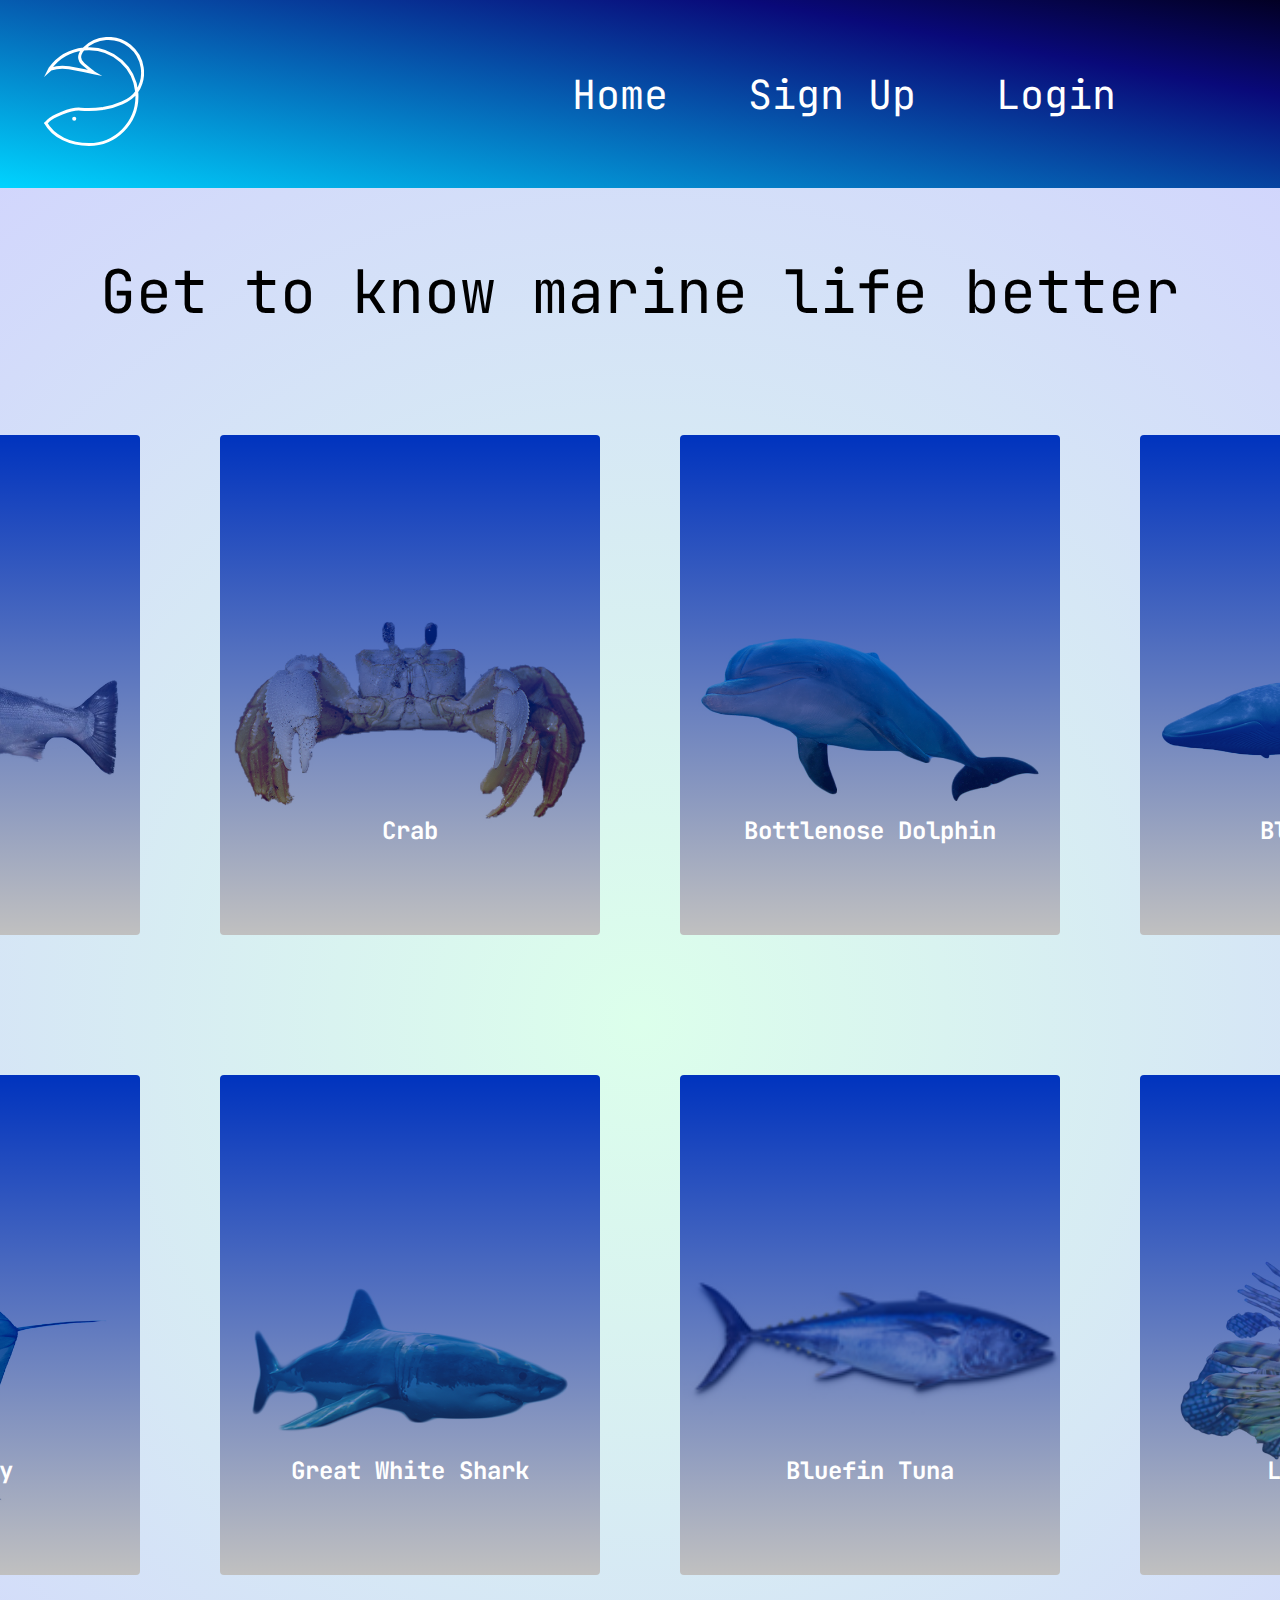
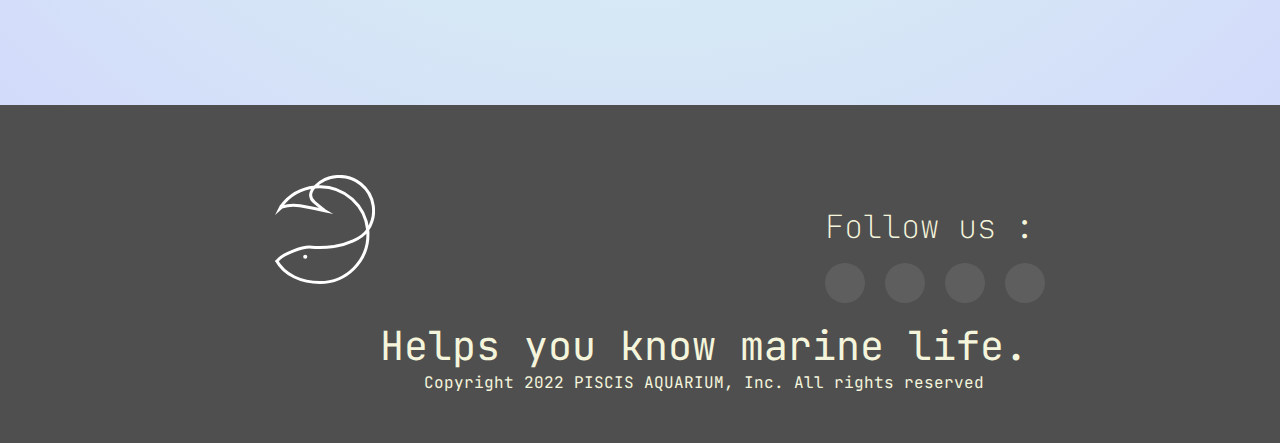
<file: index.html>
<!DOCTYPE html>
<html lang="en">
<head>
    <meta charset="UTF-8">
    <meta http-equiv="X-UA-Compatible" content="IE=edge">
    <meta name="viewport" content="width=device-width, initial-scale=1.0">
    <title>Piscis Aquarium</title>
    <link href="https://fonts.googleapis.com/css2?family=JetBrains+Mono:wght@700&display=swap" rel="stylesheet">
    <link rel= "stylesheet" href="https://cdnjs.cloudflare.com/ajax/libs/font-awesome/6.1.1/css/all.min.css" integrity="sha512-KfkfwYDsLkIlwQp6LFnl8zNdLGxu9YAA1QvwINks4PhcElQSvqcyVLLD9aMhXd13uQjoXtEKNosOWaZqXgel0g==" crossorigin="anonymous" referrerpolicy="no-referrer"/>
    <link rel="stylesheet" href="Homepage.css">
</head>
<header>
    <nav>
        <div class="logodiv">
            <a href="./index.html"><img class="logoimage" src="./assets/piscis logo.svg"></a>
        </div>
        <div class="navcontent">
            <ul>
                <li><a href="./index.html">Home</a></li>
                <li><a href="./signup.html">Sign Up</a></li>
                <li><a href="./login.html">Login</a></li>
            </ul>
        </div>
    </nav>
 
</header>
<body>
    <div class="text-body">
        <div class="container-text">
            Get to know marine life better
        </div>
    </div>
    <div class="card">
        <div class="card-Container">
            <a href="./salmon.html" class="categoryCard" id="cardOne"><h2>Salmon</h2></a>
            <a href="./crab.html" class="categoryCard" id="cardTwo"><h2>Crab</h2></a>
            <a href="./Dolphin.html" class="categoryCard" id="cardThree"><h2>Bottlenose Dolphin</h2></a>
            <a href="./BlueWhale.html" class="categoryCard" id="cardFour"><h2>Blue Whale</h2></a>
            <a href="./manta.html" class="categoryCard" id="cardFive"><h2>Manta Ray</h2></a>
            <a href="./shark.html" class="categoryCard" id="cardSix"><h2>Great White Shark</h2></a>
            <a href="./tuna.html" class="categoryCard" id="cardSeven"><h2>Bluefin Tuna</h2></a>
            <a href="./lionFish.html" class="categoryCard" id="cardEight"><h2>Lion fish</h2></a>
            
        </div>
    </div>
</body>
<footer>
    <div class="mainfooter">
        <div class="row">
            <div class="isifooter">
                <img class="footerlogo" src="./assets/piscis logo.svg">
            </div>
        <div class="socialmedia-container">
            <h1>Follow us :</h1>
            <div class="socialmedia-links">
                <a href="#"><i class="fab fa-facebook-f"></i></a>
                <a href="#"><i class="fab fa-instagram"></i></a>
                <a href="#"><i class="fab fa-twitter"></i></a>
                <a href="#"><i class="fab fa-youtube"></i></a>
            </div>
        </div>
        <div class="endfooter">
            <div class="leftendfooter">
                <ul>Helps you know marine life.</ul>
                <li>Copyright 2022 PISCIS AQUARIUM, Inc. All rights reserved</li>
            </div>
        </div>
</footer>


</html>
</file>
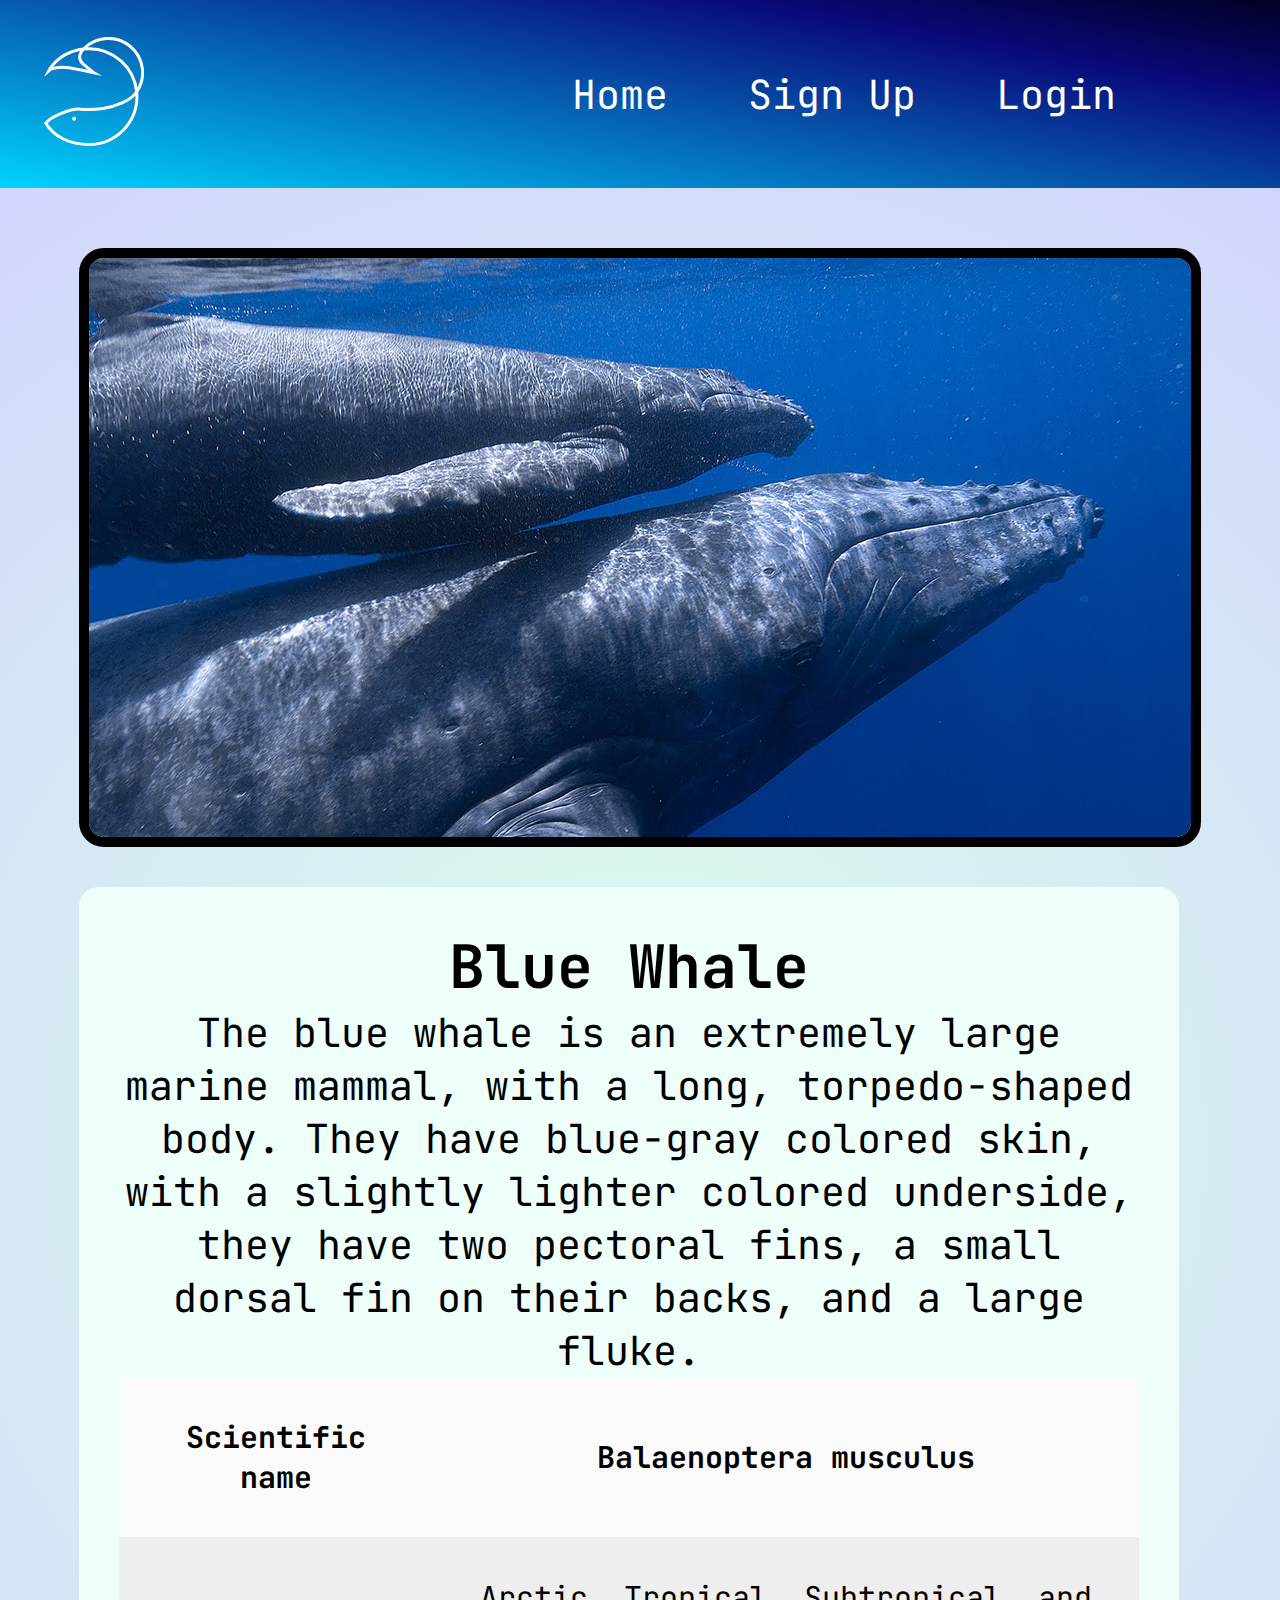
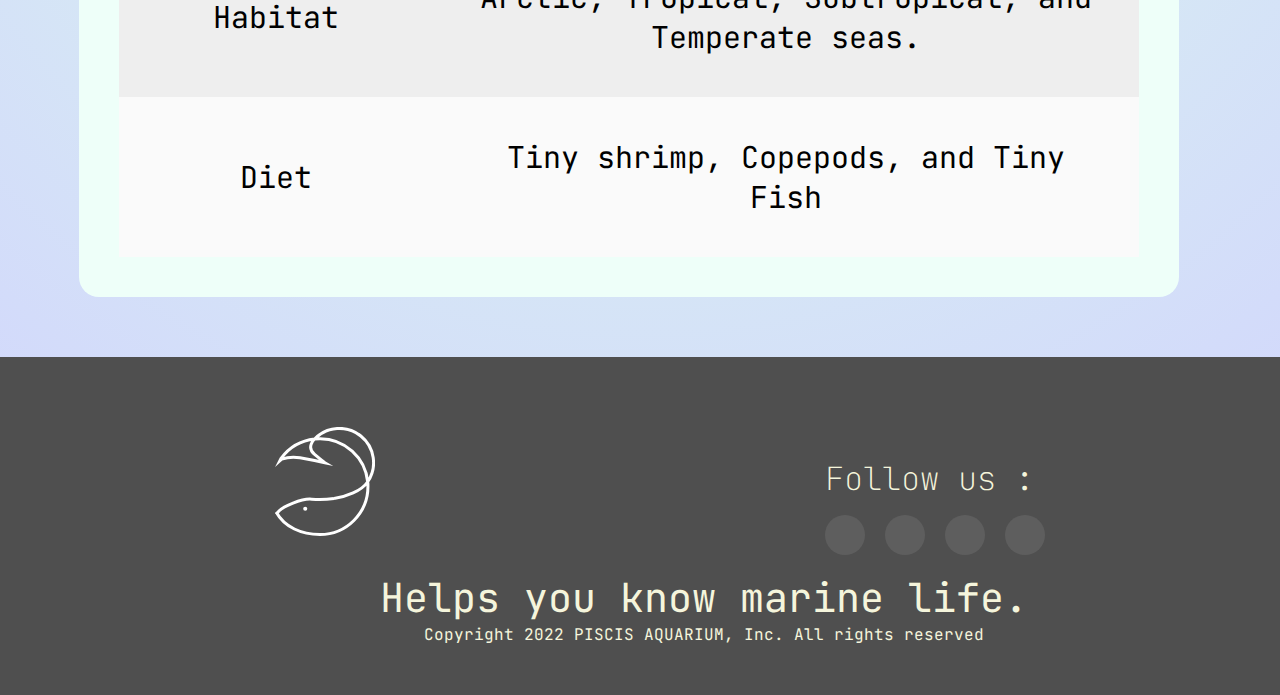
<file: BlueWhale.html>
<!DOCTYPE html>
<html lang="en">
<head>
    <meta charset="UTF-8">
    <meta http-equiv="X-UA-Compatible" content="IE=edge">
    <meta name="viewport" content="width=device-width, initial-scale=1.0">
    <link href="https://fonts.googleapis.com/css2?family=JetBrains+Mono:wght@700&display=swap" rel="stylesheet">
    <link rel="stylesheet" href="Animal.css">
    <link rel= "stylesheet" href="https://cdnjs.cloudflare.com/ajax/libs/font-awesome/6.1.1/css/all.min.css" integrity="sha512-KfkfwYDsLkIlwQp6LFnl8zNdLGxu9YAA1QvwINks4PhcElQSvqcyVLLD9aMhXd13uQjoXtEKNosOWaZqXgel0g==" crossorigin="anonymous" referrerpolicy="no-referrer"/>
    <title>Piscis Aquarium: Blue Whale</title>
</head>
<header>
    <header>
        <nav>
            <div class="logodiv">
                <a href="./index.html"><img class="logoimage" src="./assets/piscis logo.svg"></a>
            </div>
            <div class="navcontent">
                <ul>
                    <li><a href="./index.html">Home</a></li>
                    <li><a href="./signup.html">Sign Up</a></li>
                    <li><a href="./login.html">Login</a></li>
                </ul>
            </div>
        </nav>
     
    </header>
</header>
<body>
    <div class="main-container">
        <div class="container">
            <div class="photo">
                <div class="photo-container">
                    <img src="./assets/BlueWhale-2.jpg" alt="jpg">
                </div>
            </div>
            <div class="container-desc">
                <div class="container-text">
                    <div class="main">
                        <div>
                            <ul>Blue Whale</ul>
                            <li>The blue whale is an extremely large marine mammal, with a long,
                                torpedo-shaped body. They have blue-gray colored skin, with a slightly lighter colored underside,
                                they have two pectoral fins, a small dorsal fin on their backs, and a large fluke.</li>
                        </div>
                    </div>
                    <div class="desc-tab">
                        <table>
                            <table>
 
                                <tr>
                                <th>Scientific name</th>
                                <th>Balaenoptera musculus</th>
                                </tr>
                               
                                <tr>
                                <td>Habitat</td>
                                <td>Arctic, Tropical, Subtropical, and Temperate seas.</td>
                                </tr>

                                <tr>
                                    <td>Diet</td>
                                    <td>Tiny shrimp, Copepods, and Tiny Fish</td>
                                </tr>
                                
                                </table>
                            </tr>
                        </table>
                    </div>
                </div>
               
            </div>
        </div>
    </div>

</body>
<footer>
    <div class="mainfooter">
        <div class="row">
            <div class="isifooter">
                <img class="footerlogo" src="./assets/piscis logo.svg">
            </div>
        <div class="socialmedia-container">
            <h1>Follow us :</h1>
            <div class="socialmedia-links">
                <a href="#"><i class="fab fa-facebook-f"></i></a>
                <a href="#"><i class="fab fa-instagram"></i></a>
                <a href="#"><i class="fab fa-twitter"></i></a>
                <a href="#"><i class="fab fa-youtube"></i></a>
            </div>
        </div>
        <div class="endfooter">
            <div class="leftendfooter">
                <ul>Helps you know marine life.</ul>
                <li>Copyright 2022 PISCIS AQUARIUM, Inc. All rights reserved</li>
            </div>
        </div>
</footer>
</html>
</file>
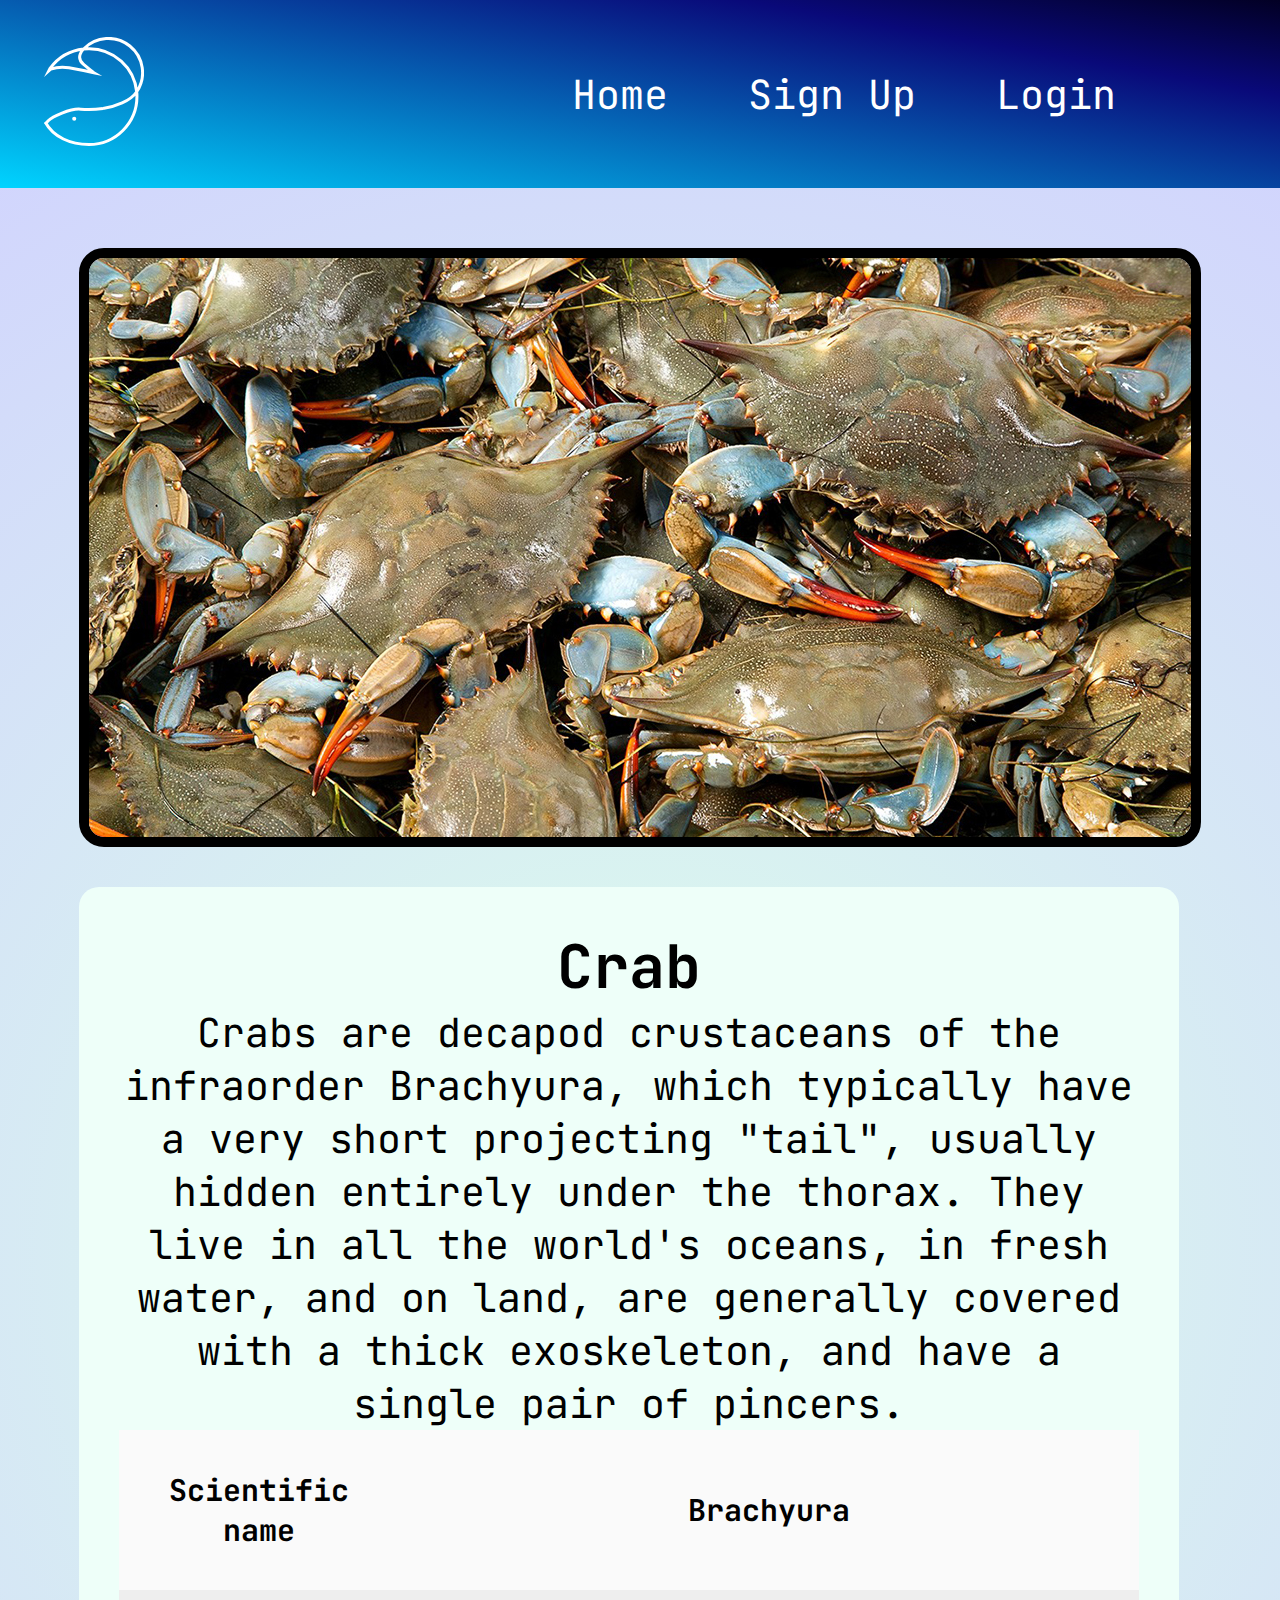
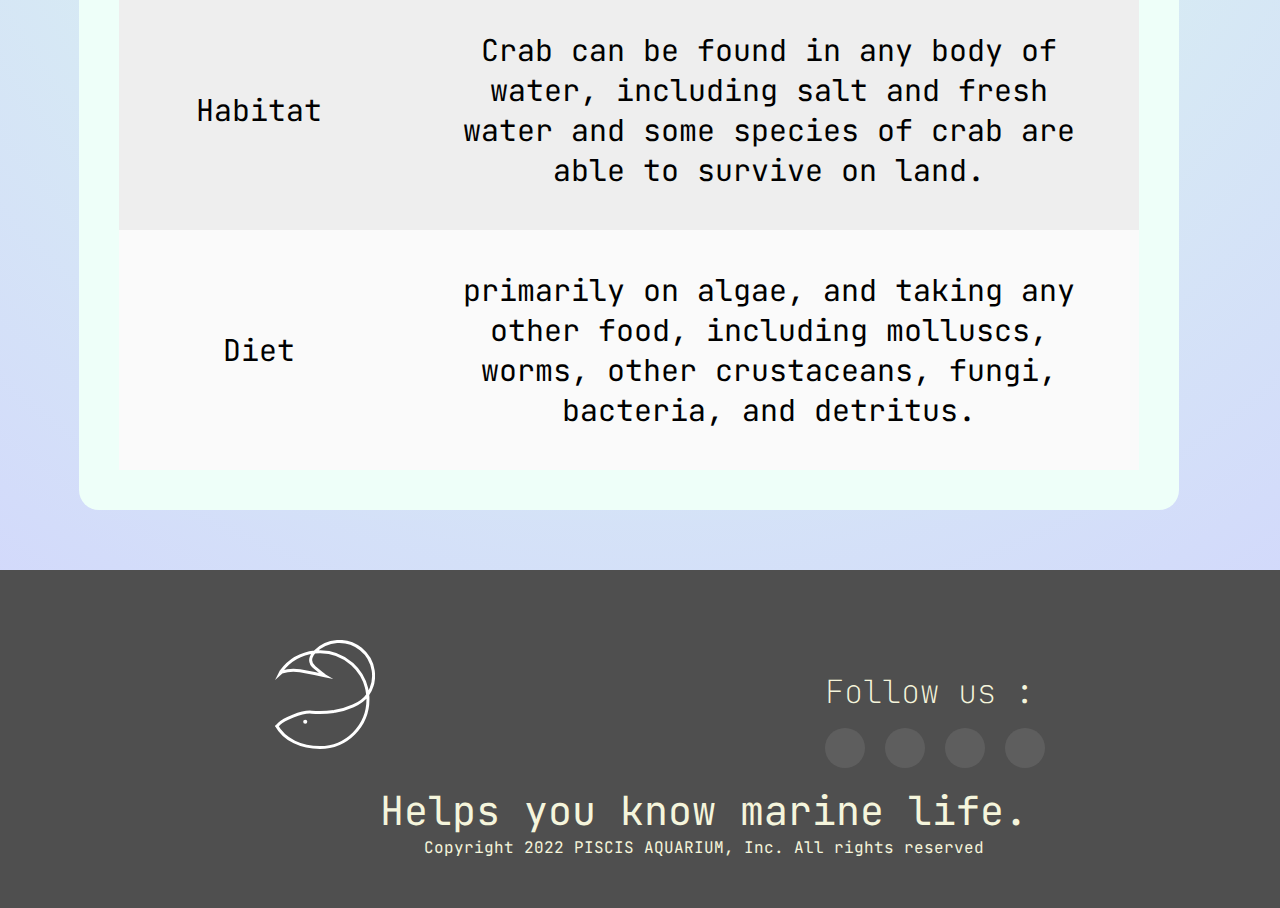
<file: crab.html>
<!DOCTYPE html>
<html lang="en">
<head>
    <meta charset="UTF-8">
    <meta http-equiv="X-UA-Compatible" content="IE=edge">
    <meta name="viewport" content="width=device-width, initial-scale=1.0">
    <link href="https://fonts.googleapis.com/css2?family=JetBrains+Mono:wght@700&display=swap" rel="stylesheet">
    <link rel="stylesheet" href="Animal.css">
    <link rel= "stylesheet" href="https://cdnjs.cloudflare.com/ajax/libs/font-awesome/6.1.1/css/all.min.css" integrity="sha512-KfkfwYDsLkIlwQp6LFnl8zNdLGxu9YAA1QvwINks4PhcElQSvqcyVLLD9aMhXd13uQjoXtEKNosOWaZqXgel0g==" crossorigin="anonymous" referrerpolicy="no-referrer"/>
    <title>Piscis Aquarium: Crab</title>
</head>
<header>
    <header>
        <nav>
            <div class="logodiv">
                <a href="./index.html"><img class="logoimage" src="./assets/piscis logo.svg"></a>
            </div>
            <div class="navcontent">
                <ul>
                    <li><a href="./index.html">Home</a></li>
                    <li><a href="./signup.html">Sign Up</a></li>
                    <li><a href="./login.html">Login</a></li>
                </ul>
            </div>
        </nav>
     
    </header>
</header>
<body>
    <div class="main-container">
        <div class="container">
            <div class="photo">
                <div class="photo-container">
                    <img src="./assets/crab-2.jpg" alt="jpg">
                </div>
            </div>
            <div class="container-desc">
                <div class="container-text">
                    <div class="main">
                        <div>
                            <ul>Crab</ul>
                            <li>Crabs are decapod crustaceans of the infraorder Brachyura,
                                which typically have a very short projecting "tail", usually hidden entirely under the thorax.
                                They live in all the world's oceans, in fresh water, and on land, are generally covered with a thick exoskeleton, and have a single pair of pincers.</li>
                        </div>
                    </div>
                    <div class="desc-tab">
                        <table>
                            <table>
 
                                <tr>
                                <th>Scientific name</th>
                                <th>Brachyura</th>
                                </tr>
                               
                                <tr>
                                <td>Habitat</td>
                                <td>Crab can be found in any body of water, including salt and fresh water and some species of crab are able to survive on land.</td>
                                </tr>

                                <tr>
                                    <td>Diet</td>
                                    <td>primarily on algae, and taking any other food, including molluscs, worms, other crustaceans, fungi, bacteria, and detritus.</td>
                                </tr>
                                
                                </table>
                            </tr>
                        </table>
                    </div>
                </div>
               
            </div>
        </div>
    </div>

</body>
<footer>
    <div class="mainfooter">
        <div class="row">
            <div class="isifooter">
                <img class="footerlogo" src="./assets/piscis logo.svg">
            </div>
        <div class="socialmedia-container">
            <h1>Follow us :</h1>
            <div class="socialmedia-links">
                <a href="#"><i class="fab fa-facebook-f"></i></a>
                <a href="#"><i class="fab fa-instagram"></i></a>
                <a href="#"><i class="fab fa-twitter"></i></a>
                <a href="#"><i class="fab fa-youtube"></i></a>
            </div>
        </div>
        <div class="endfooter">
            <div class="leftendfooter">
                <ul>Helps you know marine life.</ul>
                <li>Copyright 2022 PISCIS AQUARIUM, Inc. All rights reserved</li>
            </div>
        </div>
</footer>
</html>
</file>
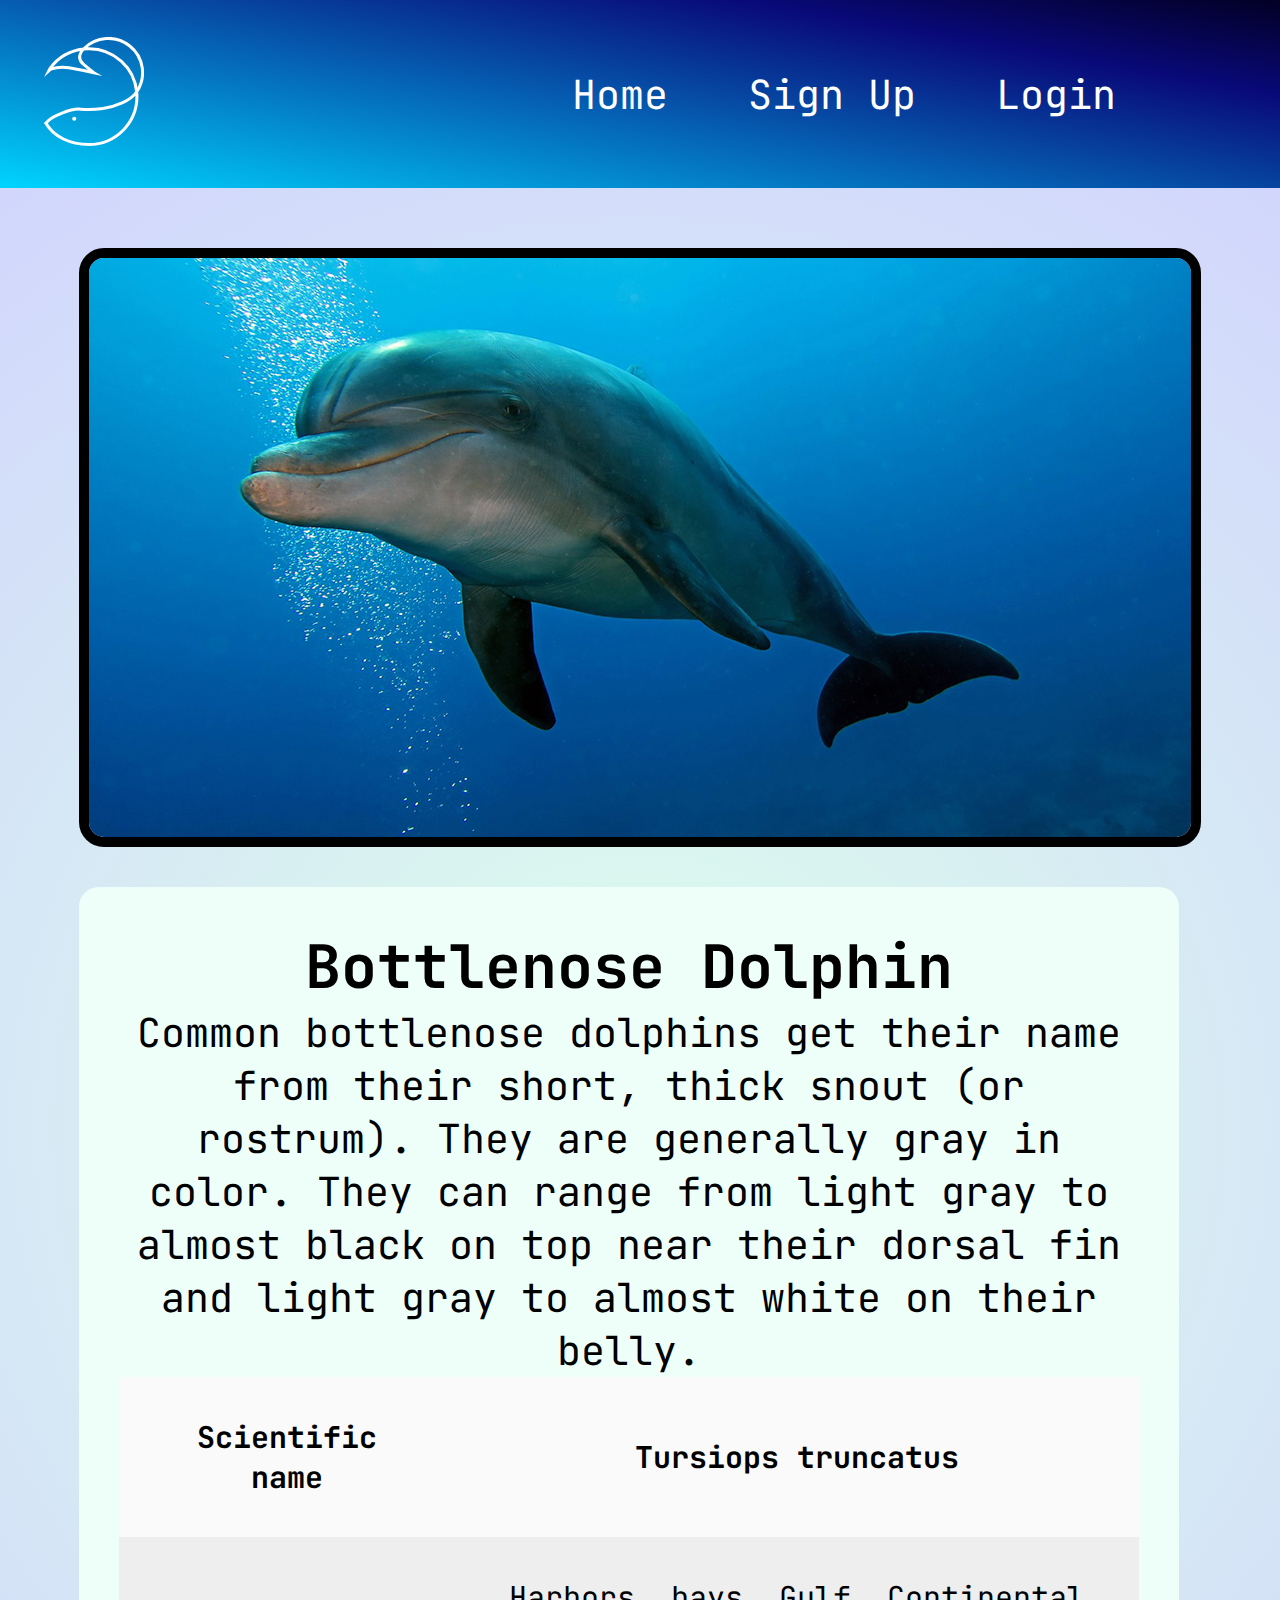
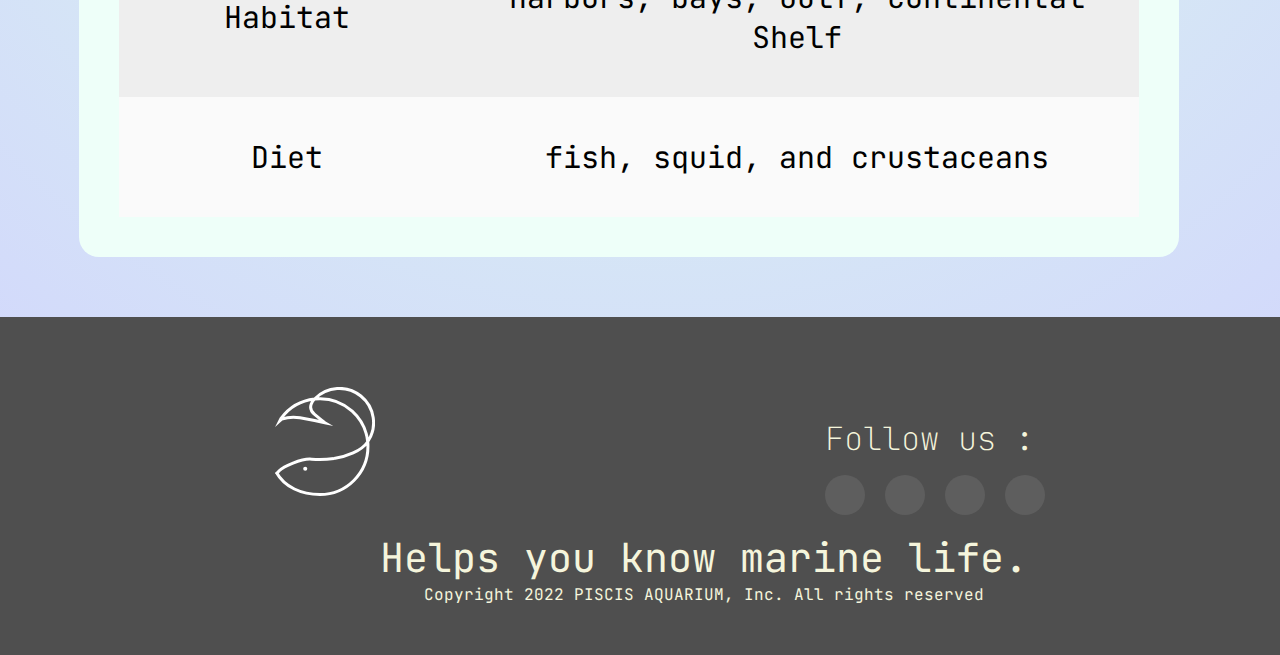
<file: Dolphin.html>
<!DOCTYPE html>
<html lang="en">
<head>
    <meta charset="UTF-8">
    <meta http-equiv="X-UA-Compatible" content="IE=edge">
    <meta name="viewport" content="width=device-width, initial-scale=1.0">
    <link href="https://fonts.googleapis.com/css2?family=JetBrains+Mono:wght@700&display=swap" rel="stylesheet">
    <link rel="stylesheet" href="Animal.css">
    <link rel= "stylesheet" href="https://cdnjs.cloudflare.com/ajax/libs/font-awesome/6.1.1/css/all.min.css" integrity="sha512-KfkfwYDsLkIlwQp6LFnl8zNdLGxu9YAA1QvwINks4PhcElQSvqcyVLLD9aMhXd13uQjoXtEKNosOWaZqXgel0g==" crossorigin="anonymous" referrerpolicy="no-referrer"/>
    <title>Piscis Aquarium: Dolphin</title>
</head>
<header>
    <header>
        <nav>
            <div class="logodiv">
                <a href="./index.html"><img class="logoimage" src="./assets/piscis logo.svg"></a>
            </div>
            <div class="navcontent">
                <ul>
                    <li><a href="./index.html">Home</a></li>
                    <li><a href="./signup.html">Sign Up</a></li>
                    <li><a href="./login.html">Login</a></li>
                </ul>
            </div>
        </nav>
     
    </header>
</header>
<body>
    <div class="main-container">
        <div class="container">
            <div class="photo">
                <div class="photo-container">
                    <img src="./assets/Dolphin-2.jpg" alt="jpg">
                </div>
            </div>
            <div class="container-desc">
                <div class="container-text">
                    <div class="main">
                        <div>
                            <ul>Bottlenose Dolphin</ul>
                            <li>Common bottlenose dolphins get their name from their short, thick snout (or rostrum). They are generally gray in color.
                                They can range from light gray to almost black on top near their dorsal fin and light gray to almost white on their belly.</li>
                        </div>
                    </div>
                    <div class="desc-tab">
                        <table>
                            <table>
 
                                <tr>
                                <th>Scientific name</th>
                                <th>Tursiops truncatus</th>
                                </tr>
                               
                                <tr>
                                <td>Habitat</td>
                                <td>Harbors, bays, Gulf, Continental Shelf</td>
                                </tr>

                                <tr>
                                    <td>Diet</td>
                                    <td>fish, squid, and crustaceans</td>
                                </tr>
                                
                                </table>
                            </tr>
                        </table>
                    </div>
                </div>
               
            </div>
        </div>
    </div>

</body>
<footer>
    <div class="mainfooter">
        <div class="row">
            <div class="isifooter">
                <img class="footerlogo" src="./assets/piscis logo.svg">
            </div>
        <div class="socialmedia-container">
            <h1>Follow us :</h1>
            <div class="socialmedia-links">
                <a href="#"><i class="fab fa-facebook-f"></i></a>
                <a href="#"><i class="fab fa-instagram"></i></a>
                <a href="#"><i class="fab fa-twitter"></i></a>
                <a href="#"><i class="fab fa-youtube"></i></a>
            </div>
        </div>
        <div class="endfooter">
            <div class="leftendfooter">
                <ul>Helps you know marine life.</ul>
                <li>Copyright 2022 PISCIS AQUARIUM, Inc. All rights reserved</li>
            </div>
        </div>
</footer>
</html>
</file>
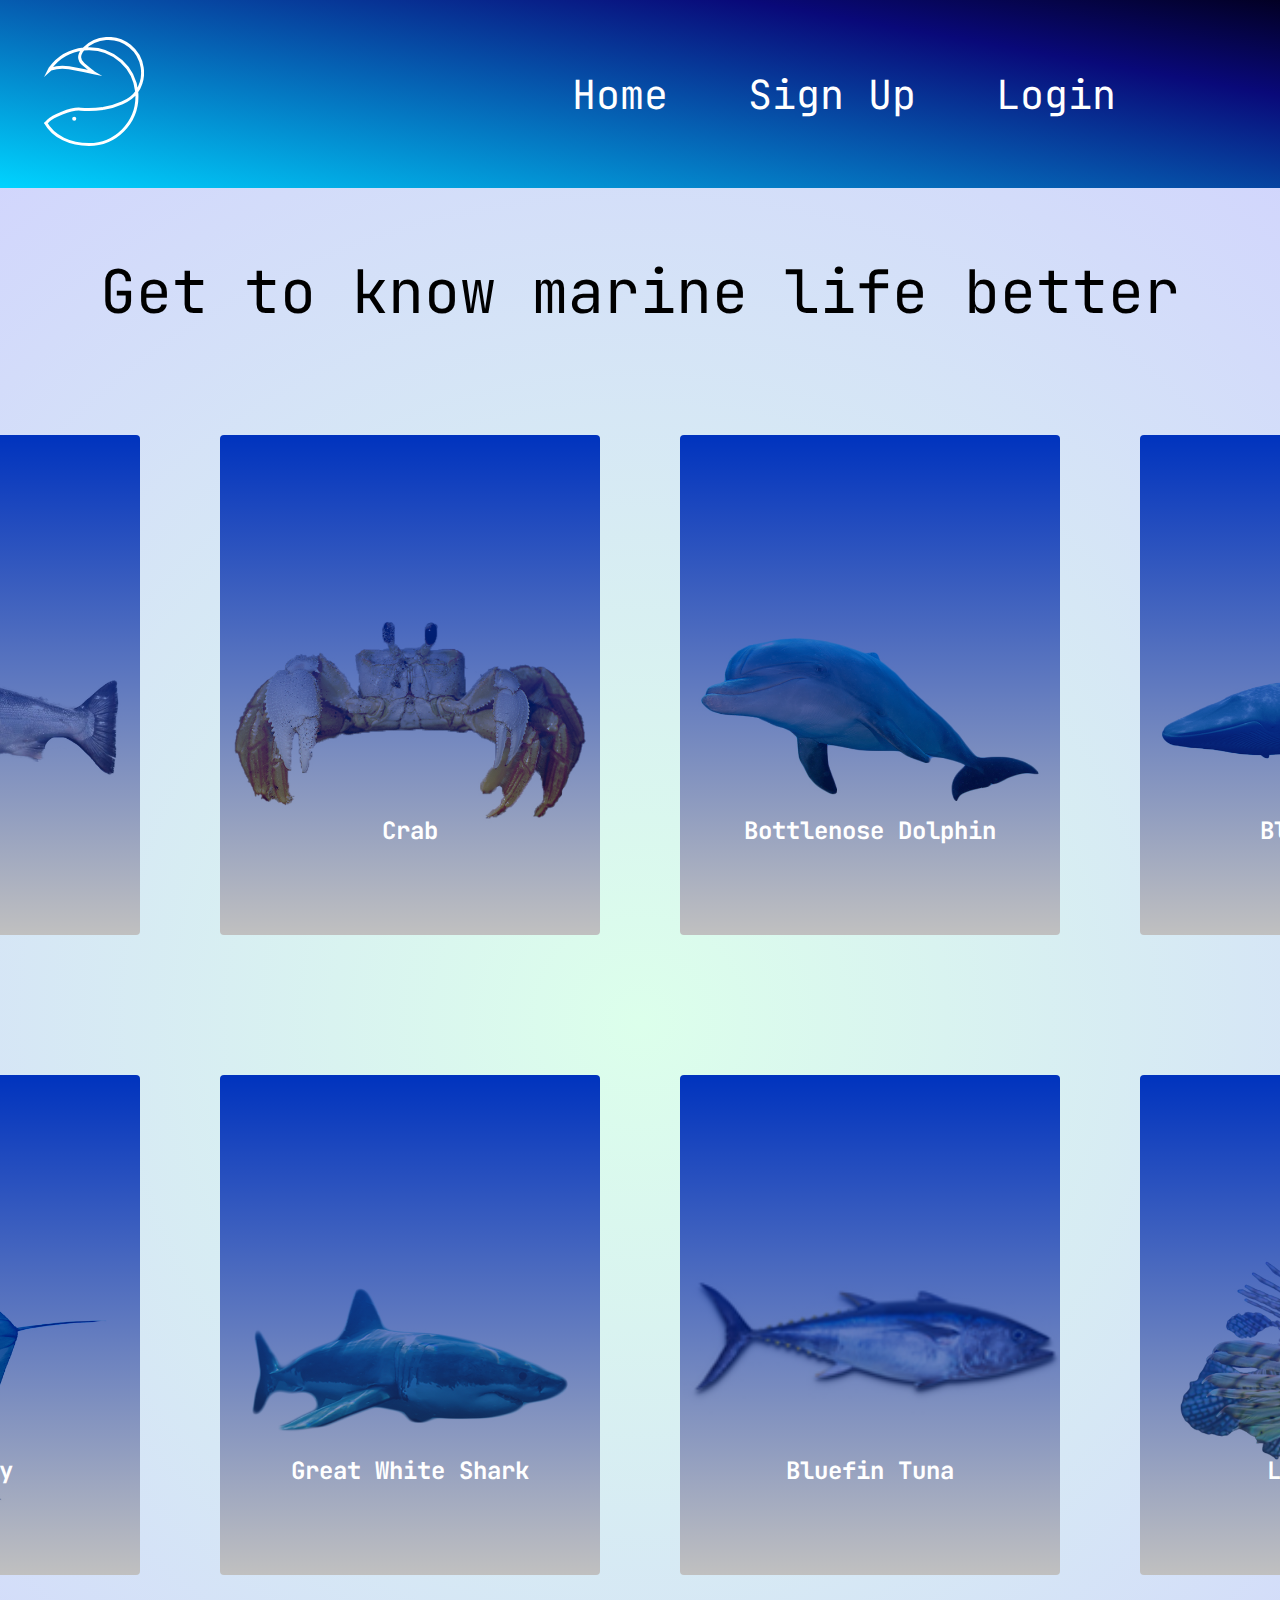
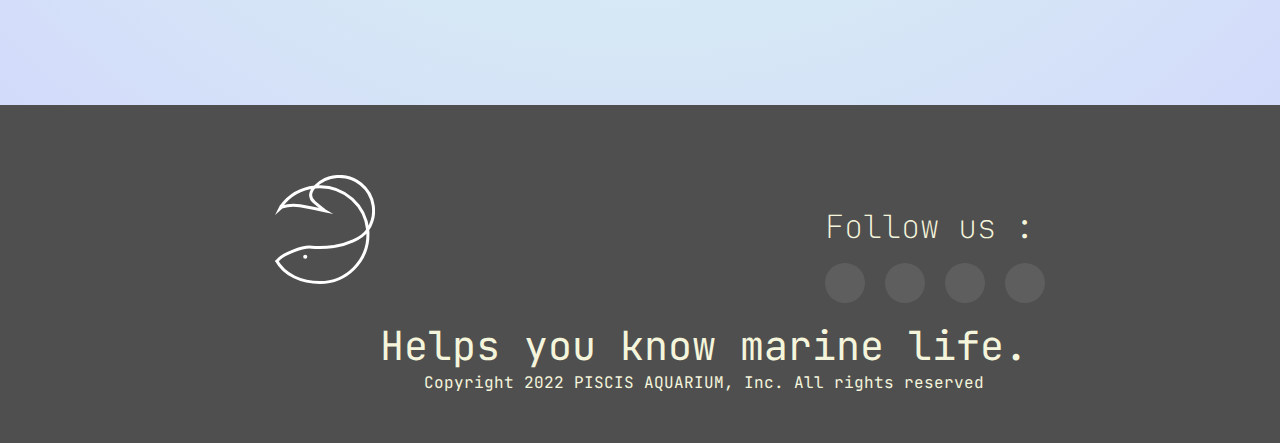
<file: Homepage.html>
<!DOCTYPE html>
<html lang="en">
<head>
    <meta charset="UTF-8">
    <meta http-equiv="X-UA-Compatible" content="IE=edge">
    <meta name="viewport" content="width=device-width, initial-scale=1.0">
    <title>Piscis Aquarium</title>
    <link href="https://fonts.googleapis.com/css2?family=JetBrains+Mono:wght@700&display=swap" rel="stylesheet">
    <link rel= "stylesheet" href="https://cdnjs.cloudflare.com/ajax/libs/font-awesome/6.1.1/css/all.min.css" integrity="sha512-KfkfwYDsLkIlwQp6LFnl8zNdLGxu9YAA1QvwINks4PhcElQSvqcyVLLD9aMhXd13uQjoXtEKNosOWaZqXgel0g==" crossorigin="anonymous" referrerpolicy="no-referrer"/>
    <link rel="stylesheet" href="Homepage.css">
</head>
<header>
    <nav>
        <div class="logodiv">
            <a href="./homepage.html"><img class="logoimage" src="./assets/piscis logo.svg"></a>
        </div>
        <div class="navcontent">
            <ul>
                <li><a href="./homepage.html">Home</a></li>
                <li><a href="./signup.html">Sign Up</a></li>
                <li><a href="./login.html">Login</a></li>
            </ul>
        </div>
    </nav>
 
</header>
<body>
    <div class="text-body">
        <div class="container-text">
            Get to know marine life better
        </div>
    </div>
    <div class="card">
        <div class="card-Container">
            <a href="./salmon.html" class="categoryCard" id="cardOne"><h2>Salmon</h2></a>
            <a href="./crab.html" class="categoryCard" id="cardTwo"><h2>Crab</h2></a>
            <a href="./Dolphin.html" class="categoryCard" id="cardThree"><h2>Bottlenose Dolphin</h2></a>
            <a href="./BlueWhale.html" class="categoryCard" id="cardFour"><h2>Blue Whale</h2></a>
            <a href="./manta.html" class="categoryCard" id="cardFive"><h2>Manta Ray</h2></a>
            <a href="./shark.html" class="categoryCard" id="cardSix"><h2>Great White Shark</h2></a>
            <a href="./tuna.html" class="categoryCard" id="cardSeven"><h2>Bluefin Tuna</h2></a>
            <a href="./lionFish.html" class="categoryCard" id="cardEight"><h2>Lion fish</h2></a>
            
        </div>
    </div>
</body>
<footer>
    <div class="mainfooter">
        <div class="row">
            <div class="isifooter">
                <img class="footerlogo" src="./assets/piscis logo.svg">
            </div>
        <div class="socialmedia-container">
            <h1>Follow us :</h1>
            <div class="socialmedia-links">
                <a href="#"><i class="fab fa-facebook-f"></i></a>
                <a href="#"><i class="fab fa-instagram"></i></a>
                <a href="#"><i class="fab fa-twitter"></i></a>
                <a href="#"><i class="fab fa-youtube"></i></a>
            </div>
        </div>
        <div class="endfooter">
            <div class="leftendfooter">
                <ul>Helps you know marine life.</ul>
                <li>Copyright 2022 PISCIS AQUARIUM, Inc. All rights reserved</li>
            </div>
        </div>
</footer>


</html>
</file>
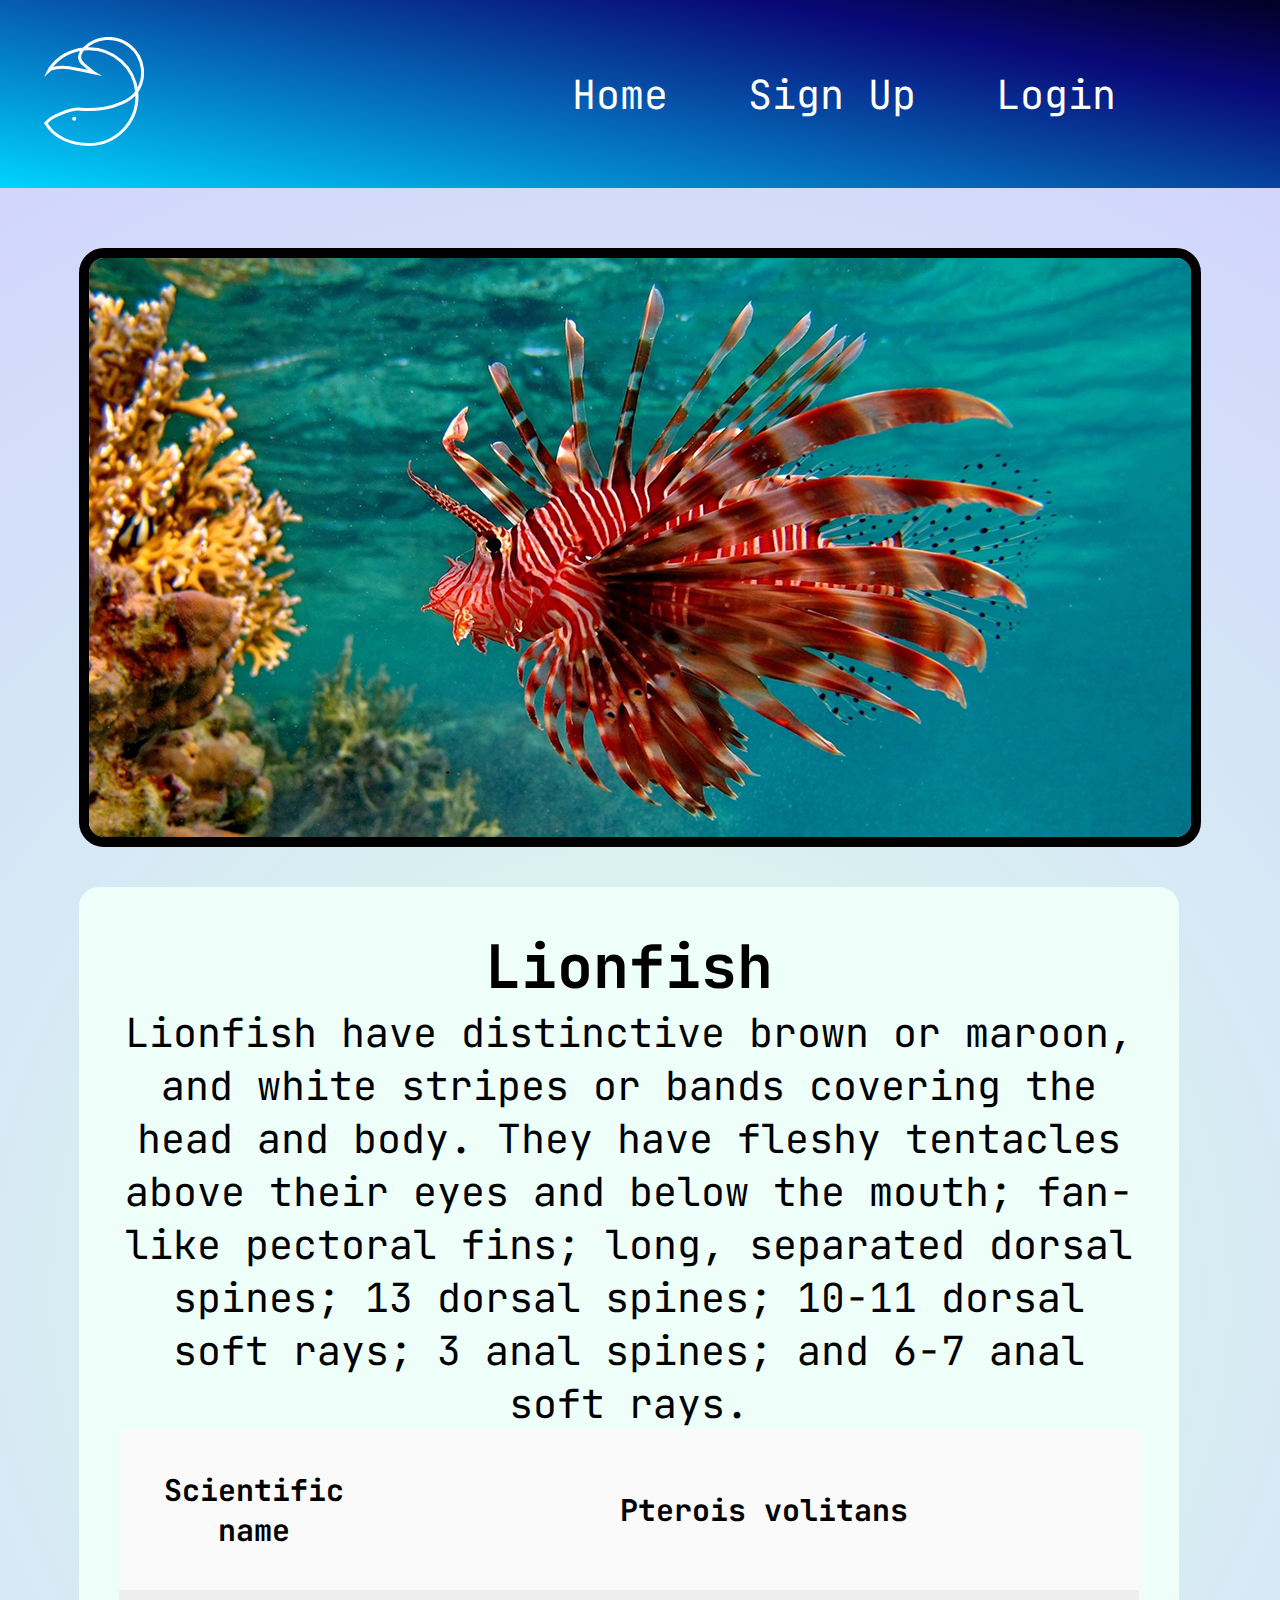
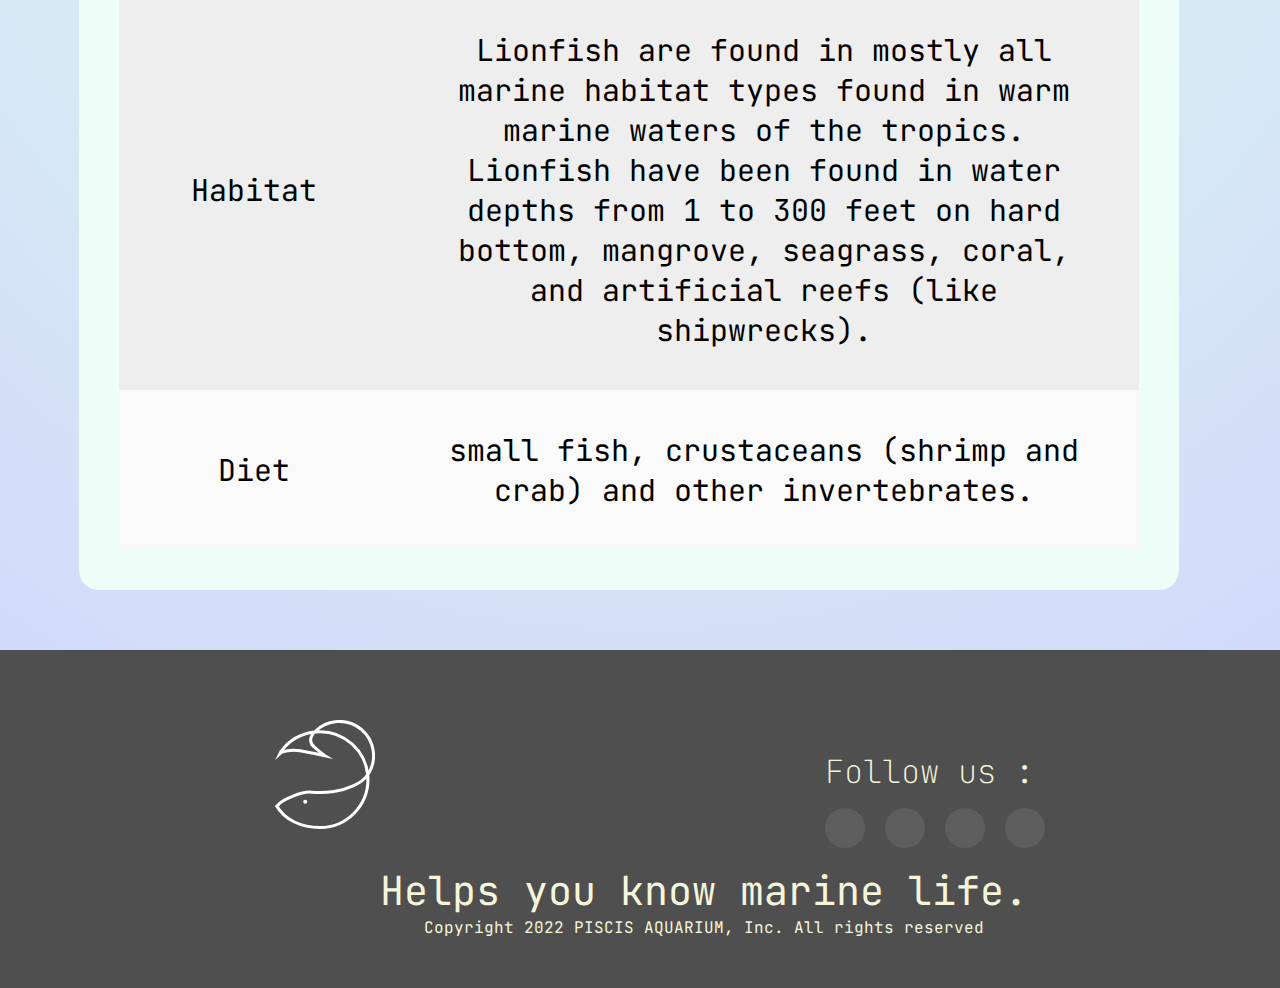
<file: lionFish.html>
<!DOCTYPE html>
<html lang="en">
<head>
    <meta charset="UTF-8">
    <meta http-equiv="X-UA-Compatible" content="IE=edge">
    <meta name="viewport" content="width=device-width, initial-scale=1.0">
    <link href="https://fonts.googleapis.com/css2?family=JetBrains+Mono:wght@700&display=swap" rel="stylesheet">
    <link rel="stylesheet" href="Animal.css">
    <link rel= "stylesheet" href="https://cdnjs.cloudflare.com/ajax/libs/font-awesome/6.1.1/css/all.min.css" integrity="sha512-KfkfwYDsLkIlwQp6LFnl8zNdLGxu9YAA1QvwINks4PhcElQSvqcyVLLD9aMhXd13uQjoXtEKNosOWaZqXgel0g==" crossorigin="anonymous" referrerpolicy="no-referrer"/>
    <title>Piscis Aquarium: Lionfish</title>
</head>
<header>
    <header>
        <nav>
            <div class="logodiv">
                <a href="./index.html"><img class="logoimage" src="./assets/piscis logo.svg"></a>
            </div>
            <div class="navcontent">
                <ul>
                    <li><a href="./index.html">Home</a></li>
                    <li><a href="./signup.html">Sign Up</a></li>
                    <li><a href="./login.html">Login</a></li>
                </ul>
            </div>
        </nav>
     
    </header>
</header>
<body>
    <div class="main-container">
        <div class="container">
            <div class="photo">
                <div class="photo-container">
                    <img src="./assets/lionfish-2.jpg" alt="jpg">
                </div>
            </div>
            <div class="container-desc">
                <div class="container-text">
                    <div class="main">
                        <div>
                            <ul>Lionfish</ul>
                            <li>Lionfish have distinctive brown or maroon, and white stripes or bands covering the head and body. They have fleshy tentacles above their eyes and below the mouth; fan-like pectoral fins; long, separated dorsal spines; 13 dorsal spines;
                                10-11 dorsal soft rays; 3 anal spines; and 6-7 anal soft rays.</li>
                        </div>
                    </div>
                    <div class="desc-tab">
                        <table>
                            <table>
 
                                <tr>
                                <th>Scientific name</th>
                                <th>Pterois volitans</th>
                                </tr>
                               
                                <tr>
                                <td>Habitat</td>
                                <td>Lionfish are found in mostly all marine habitat types found in warm marine waters of the tropics. Lionfish have been found in water depths from 1 to 300 feet on hard bottom, mangrove, seagrass, coral, and artificial reefs (like shipwrecks).</td>
                                </tr>

                                <tr>
                                    <td>Diet</td>
                                    <td>small fish, crustaceans (shrimp and crab) and other invertebrates.</td>
                                </tr>
                                
                                </table>
                            </tr>
                        </table>
                    </div>
                </div>
               
            </div>
        </div>
    </div>

</body>
<footer>
    <div class="mainfooter">
        <div class="row">
            <div class="isifooter">
                <img class="footerlogo" src="./assets/piscis logo.svg">
            </div>
        <div class="socialmedia-container">
            <h1>Follow us :</h1>
            <div class="socialmedia-links">
                <a href="#"><i class="fab fa-facebook-f"></i></a>
                <a href="#"><i class="fab fa-instagram"></i></a>
                <a href="#"><i class="fab fa-twitter"></i></a>
                <a href="#"><i class="fab fa-youtube"></i></a>
            </div>
        </div>
        <div class="endfooter">
            <div class="leftendfooter">
                <ul>Helps you know marine life.</ul>
                <li>Copyright 2022 PISCIS AQUARIUM, Inc. All rights reserved</li>
            </div>
        </div>
</footer>
</html>
</file>
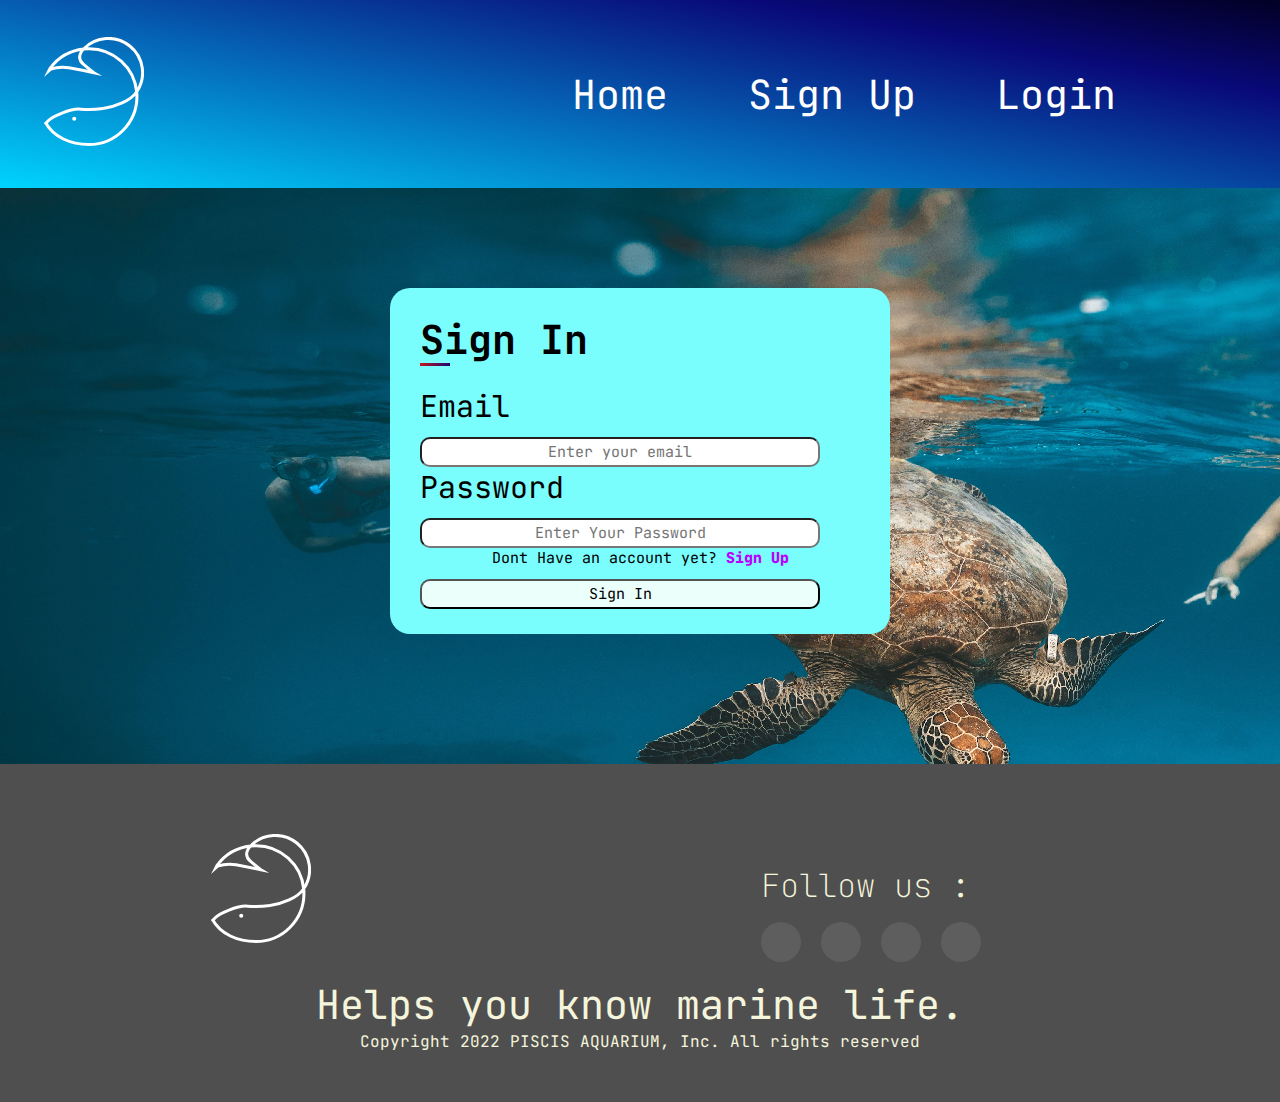
<file: login.html>
<!DOCTYPE html>
<html lang="en">
<head>
    <meta charset="UTF-8">
    <meta http-equiv="X-UA-Compatible" content="IE=edge">
    <meta name="viewport" content="width=device-width, initial-scale=1.0">
    <link rel="stylesheet" href="./signup.css">
    <link href="https://fonts.googleapis.com/css2?family=JetBrains+Mono:wght@700&display=swap" rel="stylesheet">
    <link rel= "stylesheet" href="https://cdnjs.cloudflare.com/ajax/libs/font-awesome/6.1.1/css/all.min.css" integrity="sha512-KfkfwYDsLkIlwQp6LFnl8zNdLGxu9YAA1QvwINks4PhcElQSvqcyVLLD9aMhXd13uQjoXtEKNosOWaZqXgel0g==" crossorigin="anonymous" referrerpolicy="no-referrer"/>
    <title>sign up</title>
</head>
<header>
    <nav>
        <div class="logodiv">
            <a href="./index.html"><img class="logoimage" src="./assets/piscis logo.svg"></a>
        </div>
        <div class="navcontent">
            <ul>
                <li><a href="./index.html">Home</a></li>
                <li><a href="./signup.html">Sign Up</a></li>
                <li><a href="./login.html">Login</a></li>
            </ul>
        </div>
        <a href="#" class="hamburgerbutton">
            <span class="bar"></span>
            <span class="bar"></span>
            <span class="bar"></span>
        </a>
    </nav>
 
</header>
<body>
    <div class="containerOuter">
        <div class="form-container">
            <div class="title">Sign In</div>
            <form action="#">
                <div class="user-details">
                    <div class="inputbox">
                        <span class="detail">Email</span>
                        <input type="email" placeholder="Enter your email" required>
        

                        <span class="detail">Password</span>
                        <input type="password" placeholder="Enter Your Password" required>
                    
                    </div>
                    <div class="sc-log">
                        <span class="detail">
                            Dont Have an account yet? <a href="signup.html">Sign Up</a>
                        </span>
                    </div>
                </div>
                <div class="button">
                    <input type="submit" value="Sign In">
                </div>
            </form>
        </div>
    </div>
</body>
<footer>
    <div class="mainfooter">
        <div class="row">
            <div class="isifooter">
                <img class="footerlogo" src="./assets/piscis logo.svg">
            </div>
        <div class="socialmedia-container">
            <h1>Follow us :</h1>
            <div class="socialmedia-links">
                <a href="#"><i class="fab fa-facebook-f"></i></a>
                <a href="#"><i class="fab fa-instagram"></i></a>
                <a href="#"><i class="fab fa-twitter"></i></a>
                <a href="#"><i class="fab fa-youtube"></i></a>
            </div>
        </div>
        <div class="endfooter">
            <div class="leftendfooter">
                <ul>Helps you know marine life.</ul>
                <li>Copyright 2022 PISCIS AQUARIUM, Inc. All rights reserved</li>
            </div>
        </div>
</footer>
</html>
</file>
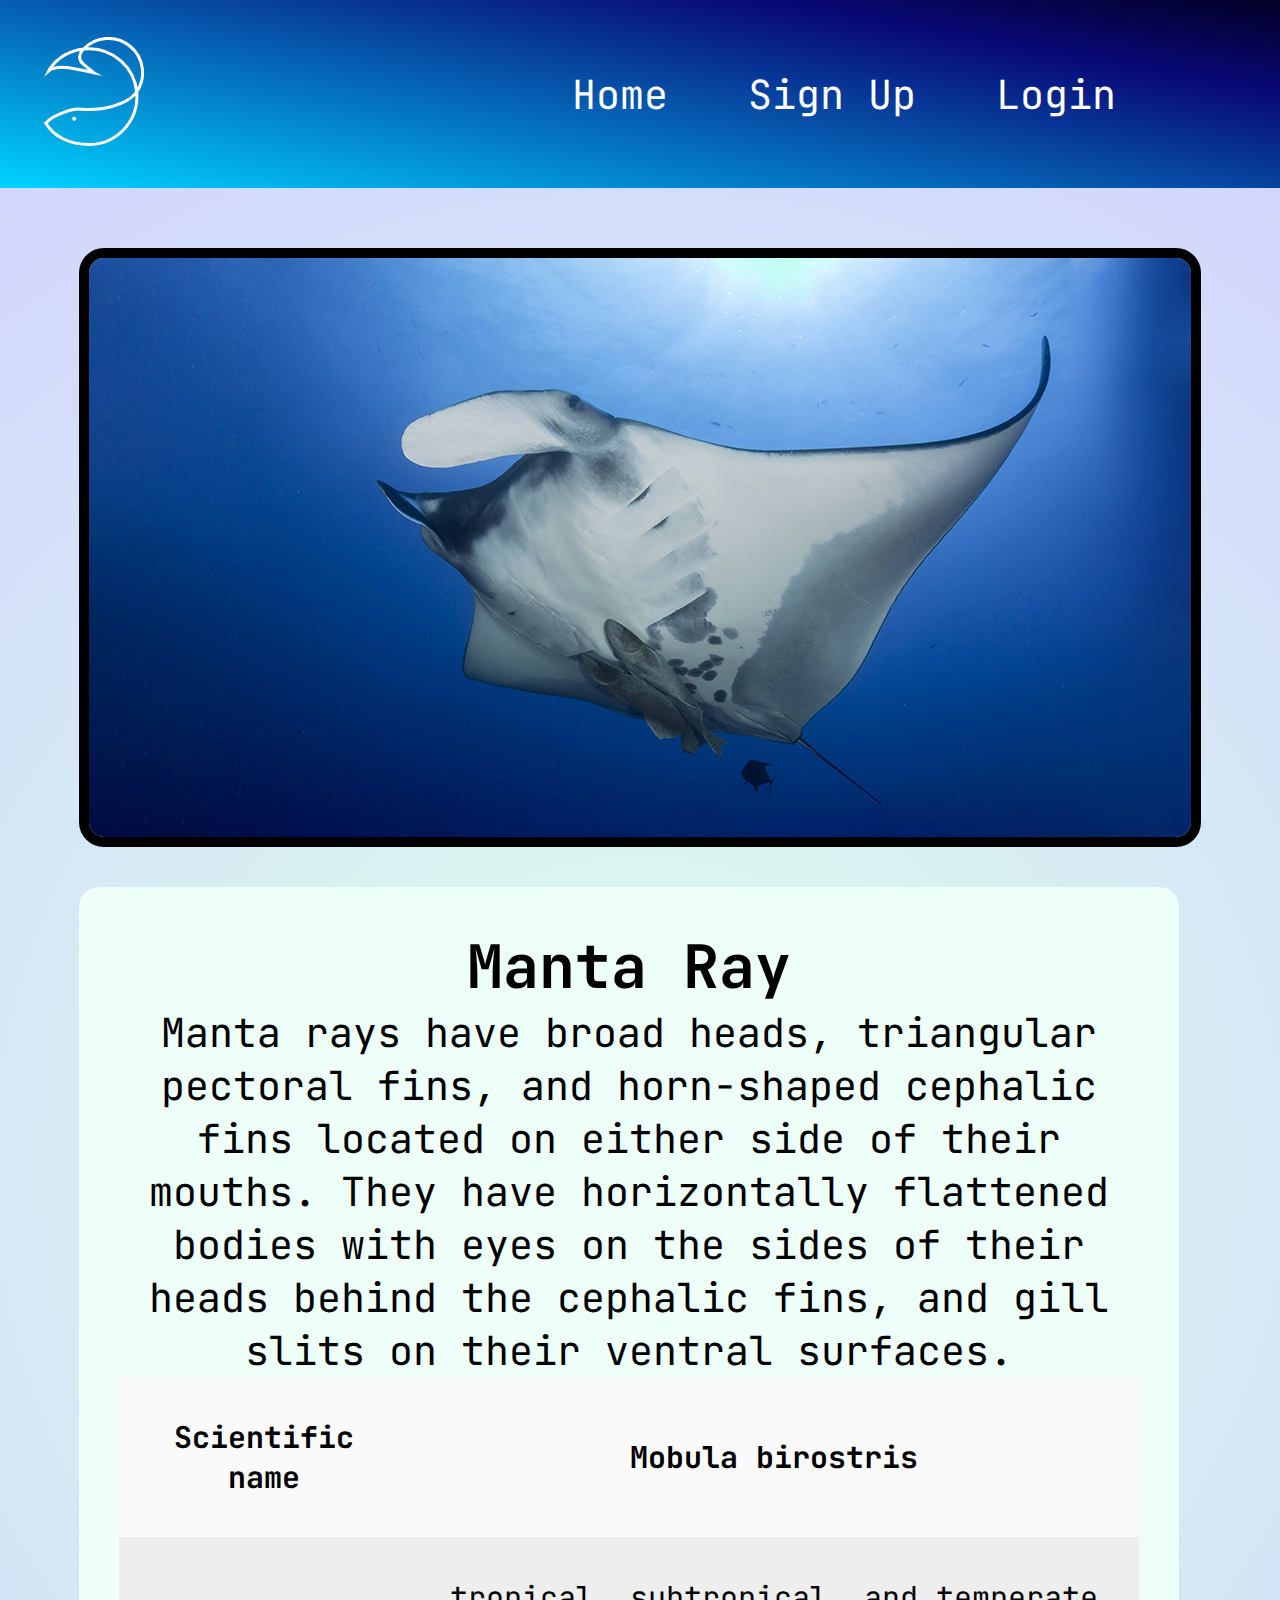
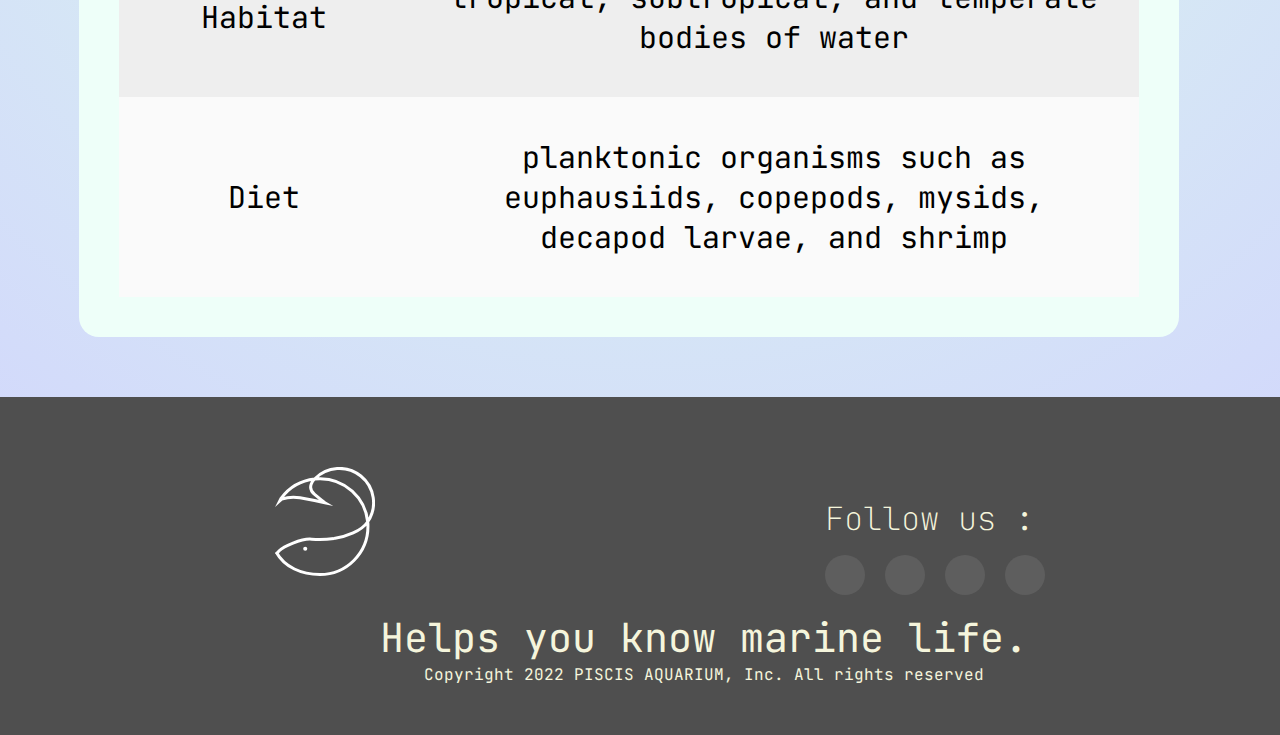
<file: manta.html>
<!DOCTYPE html>
<html lang="en">
<head>
    <meta charset="UTF-8">
    <meta http-equiv="X-UA-Compatible" content="IE=edge">
    <meta name="viewport" content="width=device-width, initial-scale=1.0">
    <link href="https://fonts.googleapis.com/css2?family=JetBrains+Mono:wght@700&display=swap" rel="stylesheet">
    <link rel="stylesheet" href="Animal.css">
    <link rel= "stylesheet" href="https://cdnjs.cloudflare.com/ajax/libs/font-awesome/6.1.1/css/all.min.css" integrity="sha512-KfkfwYDsLkIlwQp6LFnl8zNdLGxu9YAA1QvwINks4PhcElQSvqcyVLLD9aMhXd13uQjoXtEKNosOWaZqXgel0g==" crossorigin="anonymous" referrerpolicy="no-referrer"/>
    <title>Piscis Aquarium: Manta</title>
</head>
<header>
    <header>
        <nav>
            <div class="logodiv">
                <a href="./index.html"><img class="logoimage" src="./assets/piscis logo.svg"></a>
            </div>
            <div class="navcontent">
                <ul>
                    <li><a href="./index.html">Home</a></li>
                    <li><a href="./signup.html">Sign Up</a></li>
                    <li><a href="./login.html">Login</a></li>
                </ul>
            </div>
        </nav>
     
    </header>
</header>
<body>
    <div class="main-container">
        <div class="container">
            <div class="photo">
                <div class="photo-container">
                    <img src="./assets/Manta-2.jpg" alt="jpg">
                </div>
            </div>
            <div class="container-desc">
                <div class="container-text">
                    <div class="main">
                        <div>
                            <ul>Manta Ray</ul>
                            <li>Manta rays have broad heads, triangular pectoral fins,
                                and horn-shaped cephalic fins located on either side of their mouths.
                                They have horizontally flattened bodies with eyes on the sides of their heads behind the cephalic fins,
                                and gill slits on their ventral surfaces.</li>
                        </div>
                    </div>
                    <div class="desc-tab">
                        <table>
                            <table>
 
                                <tr>
                                <th>Scientific name</th>
                                <th>Mobula birostris</th>
                                </tr>
                               
                                <tr>
                                <td>Habitat</td>
                                <td>tropical, subtropical, and temperate bodies of water</td>
                                </tr>

                                <tr>
                                    <td>Diet</td>
                                    <td>planktonic organisms such as euphausiids, copepods, mysids, decapod larvae, and shrimp</td>
                                </tr>
                                
                                </table>
                            </tr>
                        </table>
                    </div>
                </div>
               
            </div>
        </div>
    </div>

</body>
<footer>
    <div class="mainfooter">
        <div class="row">
            <div class="isifooter">
                <img class="footerlogo" src="./assets/piscis logo.svg">
            </div>
        <div class="socialmedia-container">
            <h1>Follow us :</h1>
            <div class="socialmedia-links">
                <a href="#"><i class="fab fa-facebook-f"></i></a>
                <a href="#"><i class="fab fa-instagram"></i></a>
                <a href="#"><i class="fab fa-twitter"></i></a>
                <a href="#"><i class="fab fa-youtube"></i></a>
            </div>
        </div>
        <div class="endfooter">
            <div class="leftendfooter">
                <ul>Helps you know marine life.</ul>
                <li>Copyright 2022 PISCIS AQUARIUM, Inc. All rights reserved</li>
            </div>
        </div>
</footer>
</html>
</file>
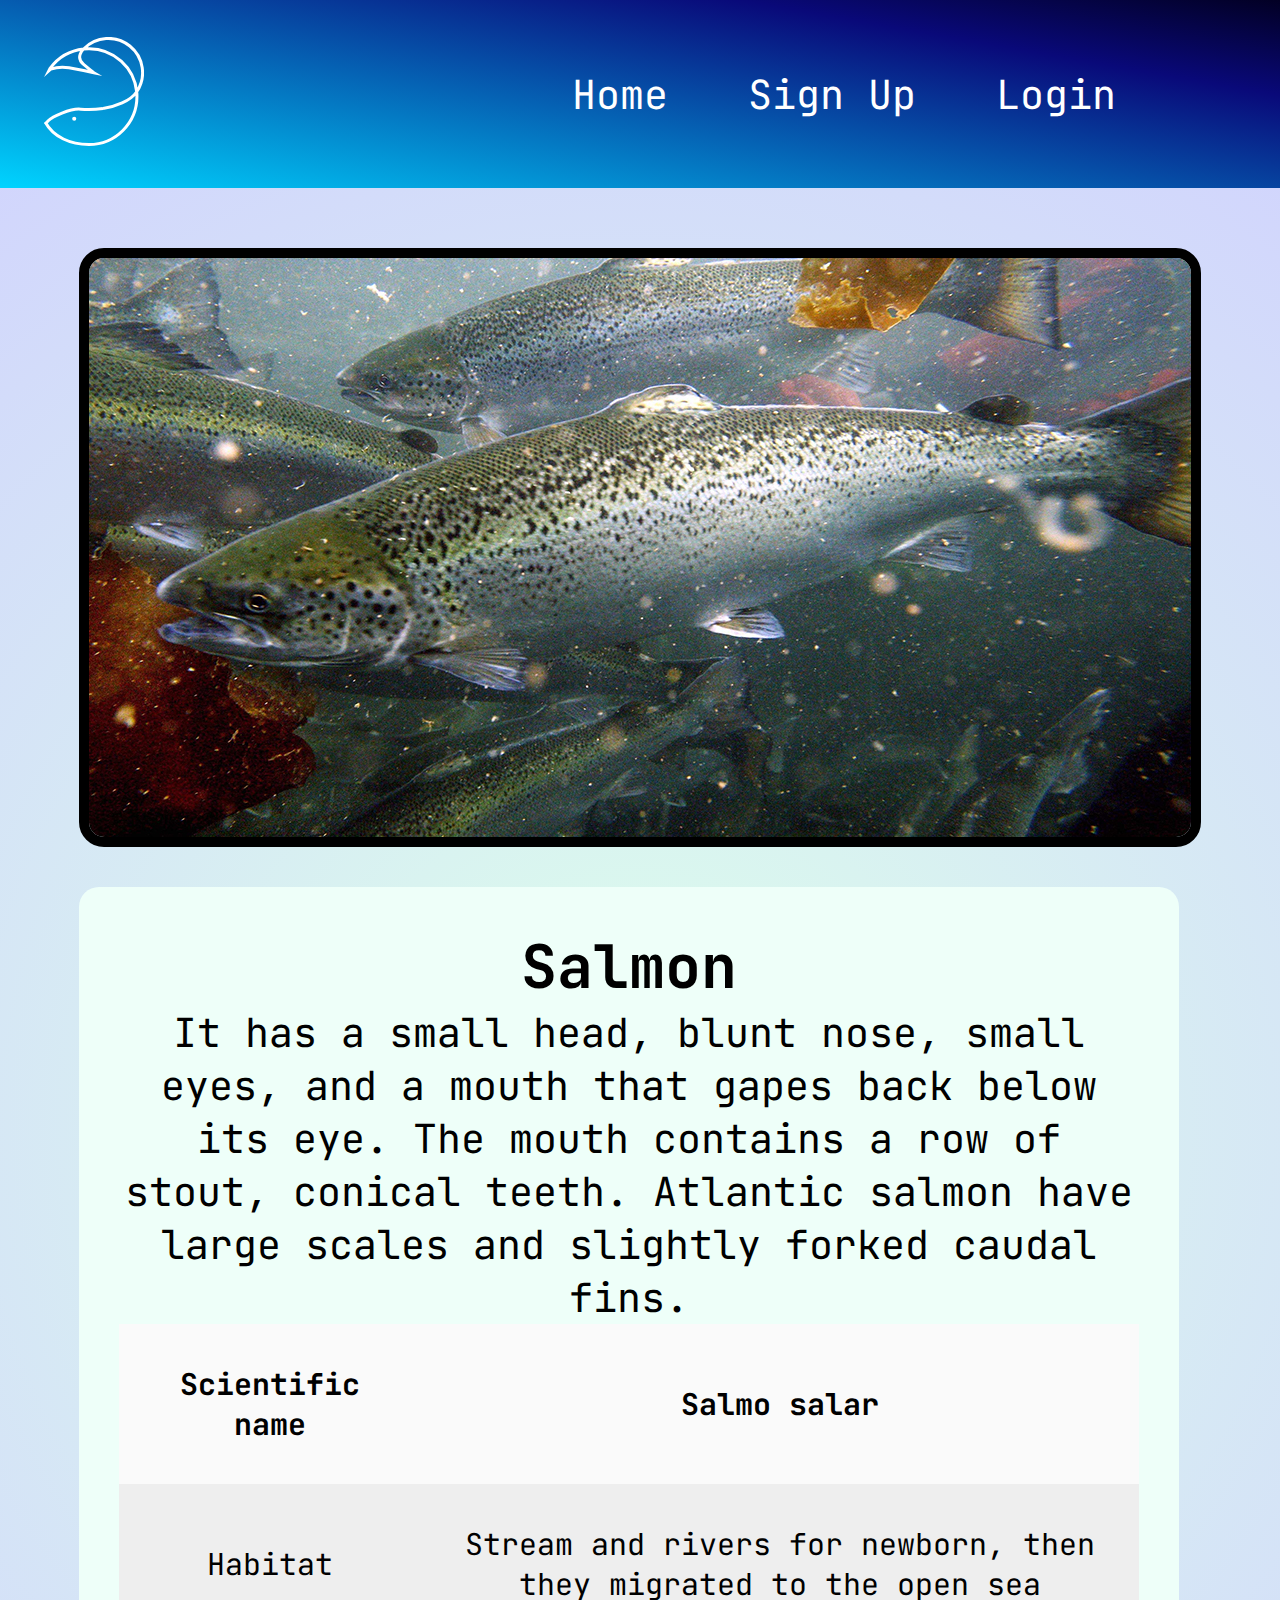
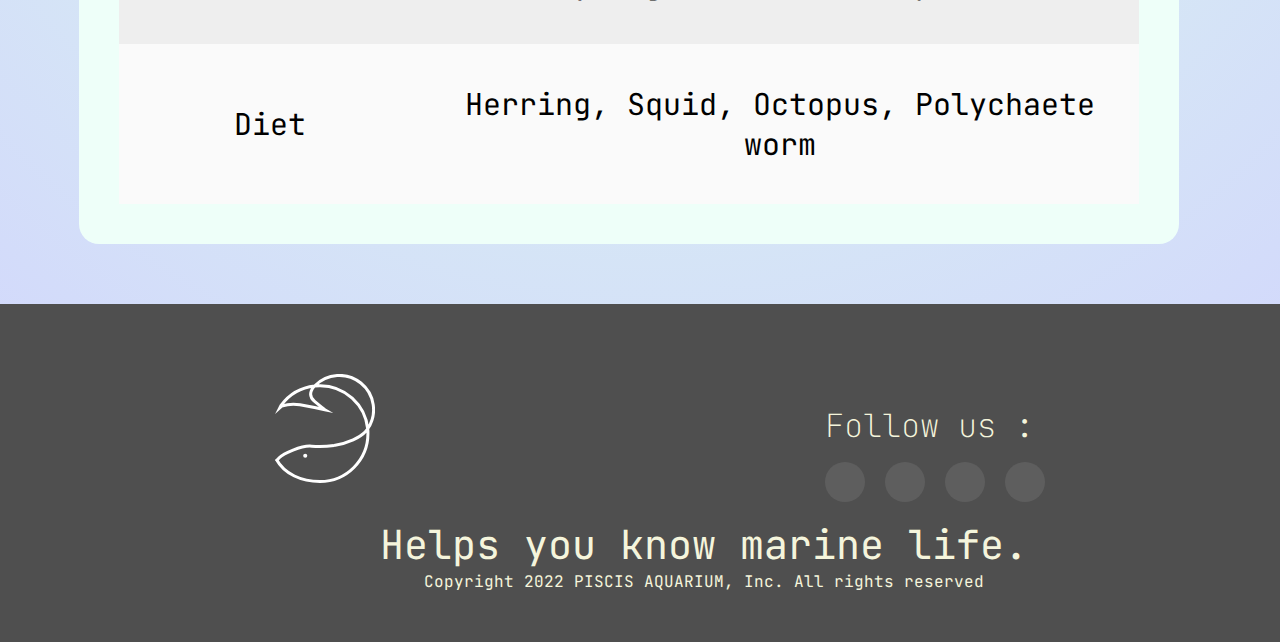
<file: salmon.html>
<!DOCTYPE html>
<html lang="en">
<head>
    <meta charset="UTF-8">
    <meta http-equiv="X-UA-Compatible" content="IE=edge">
    <meta name="viewport" content="width=device-width, initial-scale=1.0">
    <link href="https://fonts.googleapis.com/css2?family=JetBrains+Mono:wght@700&display=swap" rel="stylesheet">
    <link rel="stylesheet" href="Animal.css">
    <link rel= "stylesheet" href="https://cdnjs.cloudflare.com/ajax/libs/font-awesome/6.1.1/css/all.min.css" integrity="sha512-KfkfwYDsLkIlwQp6LFnl8zNdLGxu9YAA1QvwINks4PhcElQSvqcyVLLD9aMhXd13uQjoXtEKNosOWaZqXgel0g==" crossorigin="anonymous" referrerpolicy="no-referrer"/>
    <title>Piscis Aquarium: Salmon</title>
</head>
<header>
    <header>
        <nav>
            <div class="logodiv">
                <a href="./index.html"><img class="logoimage" src="./assets/piscis logo.svg"></a>
            </div>
            <div class="navcontent">
                <ul>
                    <li><a href="./index.html">Home</a></li>
                    <li><a href="./signup.html">Sign Up</a></li>
                    <li><a href="./login.html">Login</a></li>
                </ul>
            </div>
        </nav>
     
    </header>
</header>
<body>
    <div class="main-container">
        <div class="container">
            <div class="photo">
                <div class="photo-container">
                    <img src="./assets/Salmon-2.jpg" alt="jpg">
                </div>
            </div>
            <div class="container-desc">
                <div class="container-text">
                    <div class="main">
                        <div>
                            <ul>Salmon</ul>
                            <li>It has a small head, blunt nose, small eyes, and a mouth that gapes back below its eye.
                                The mouth contains a row of stout, conical teeth. Atlantic salmon have large scales and slightly forked caudal fins.</li>
                        </div>
                    </div>
                    <div class="desc-tab">
                        <table>
                            <table>
 
                                <tr>
                                <th>Scientific name</th>
                                <th>Salmo salar</th>
                                </tr>
                               
                                <tr>
                                <td>Habitat</td>
                                <td>Stream and rivers for newborn, then they migrated to the open sea</td>
                                </tr>

                                <tr>
                                    <td>Diet</td>
                                    <td>Herring, Squid, Octopus, Polychaete worm</td>
                                </tr>
                                
                                </table>
                            </tr>
                        </table>
                    </div>
                </div>
               
            </div>
        </div>
    </div>

</body>
<footer>
    <div class="mainfooter">
        <div class="row">
            <div class="isifooter">
                <img class="footerlogo" src="./assets/piscis logo.svg">
            </div>
        <div class="socialmedia-container">
            <h1>Follow us :</h1>
            <div class="socialmedia-links">
                <a href="#"><i class="fab fa-facebook-f"></i></a>
                <a href="#"><i class="fab fa-instagram"></i></a>
                <a href="#"><i class="fab fa-twitter"></i></a>
                <a href="#"><i class="fab fa-youtube"></i></a>
            </div>
        </div>
        <div class="endfooter">
            <div class="leftendfooter">
                <ul>Helps you know marine life.</ul>
                <li>Copyright 2022 PISCIS AQUARIUM, Inc. All rights reserved</li>
            </div>
        </div>
</footer>
</html>
</file>
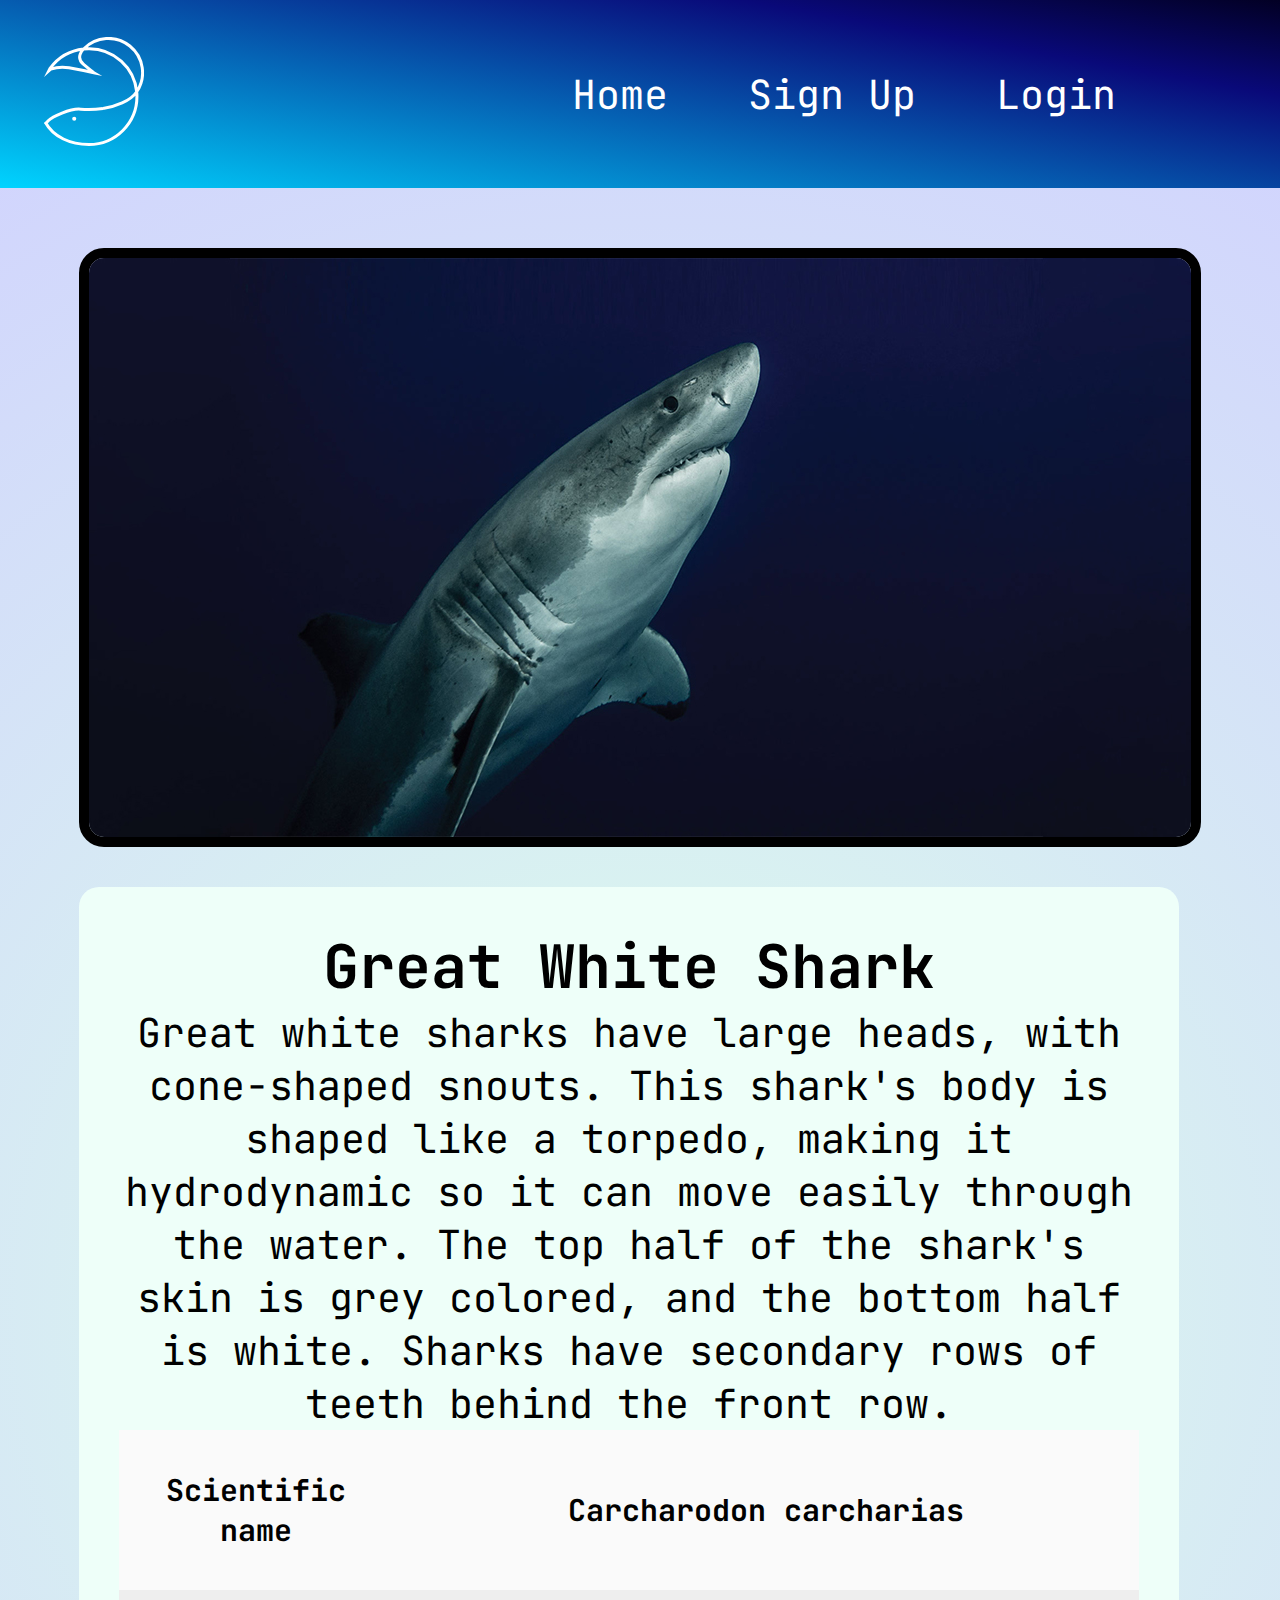
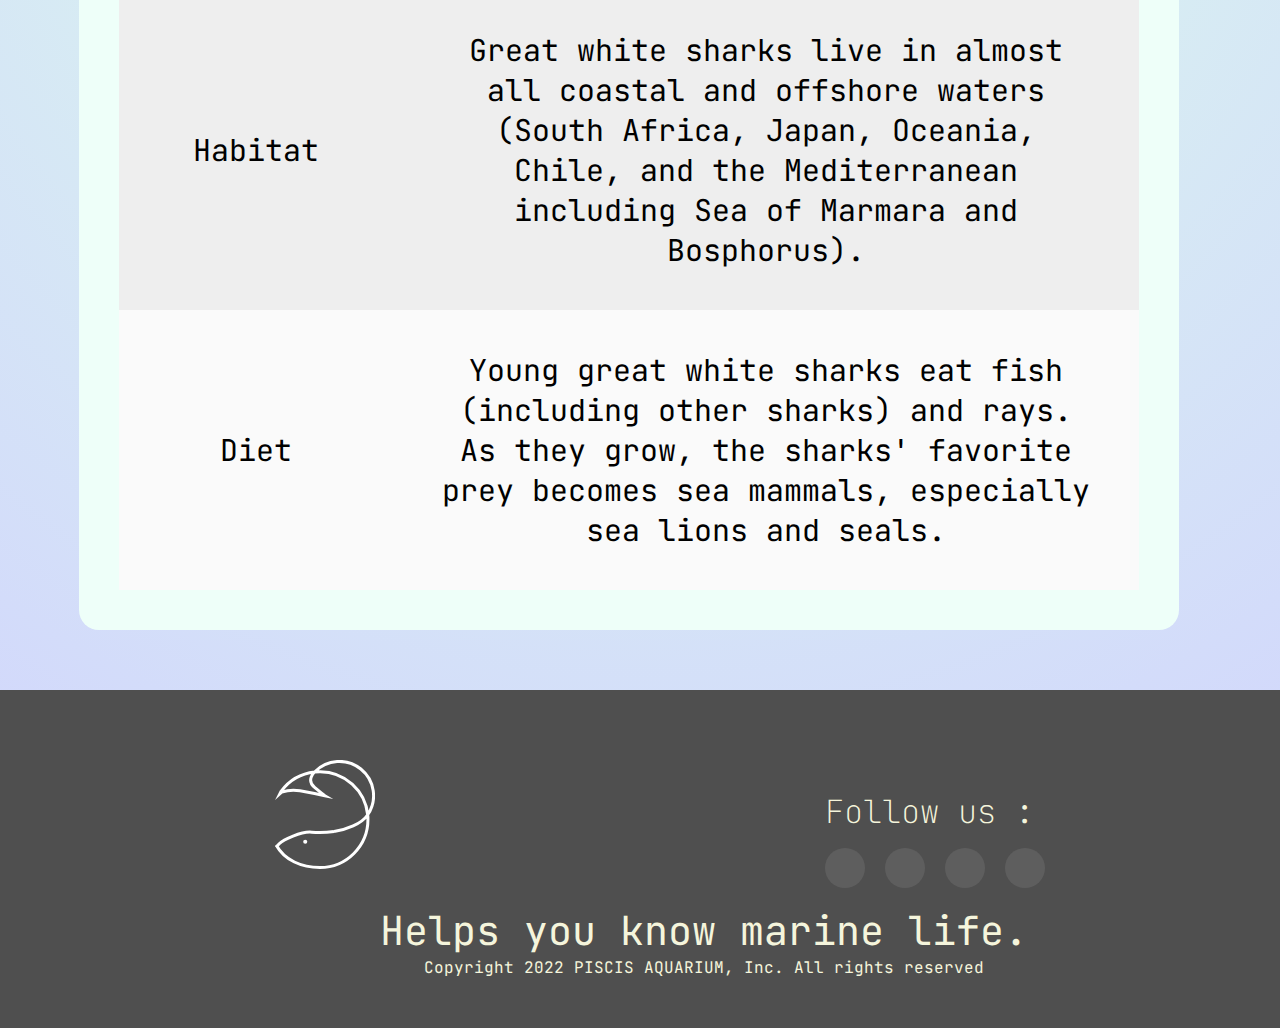
<file: shark.html>
<!DOCTYPE html>
<html lang="en">
<head>
    <meta charset="UTF-8">
    <meta http-equiv="X-UA-Compatible" content="IE=edge">
    <meta name="viewport" content="width=device-width, initial-scale=1.0">
    <link href="https://fonts.googleapis.com/css2?family=JetBrains+Mono:wght@700&display=swap" rel="stylesheet">
    <link rel="stylesheet" href="Animal.css">
    <link rel= "stylesheet" href="https://cdnjs.cloudflare.com/ajax/libs/font-awesome/6.1.1/css/all.min.css" integrity="sha512-KfkfwYDsLkIlwQp6LFnl8zNdLGxu9YAA1QvwINks4PhcElQSvqcyVLLD9aMhXd13uQjoXtEKNosOWaZqXgel0g==" crossorigin="anonymous" referrerpolicy="no-referrer"/>
    <title>Piscis Aquarium: Great White Shark</title>
</head>
<header>
    <header>
        <nav>
            <div class="logodiv">
                <a href="./index.html"><img class="logoimage" src="./assets/piscis logo.svg"></a>
            </div>
            <div class="navcontent">
                <ul>
                    <li><a href="./index.html">Home</a></li>
                    <li><a href="./signup.html">Sign Up</a></li>
                    <li><a href="./login.html">Login</a></li>
                </ul>
            </div>
        </nav>
     
    </header>
</header>
<body>
    <div class="main-container">
        <div class="container">
            <div class="photo">
                <div class="photo-container">
                    <img src="./assets/shark-2.jpg" alt="jpg">
                </div>
            </div>
            <div class="container-desc">
                <div class="container-text">
                    <div class="main">
                        <div>
                            <ul>Great White Shark</ul>
                            <li>Great white sharks have large heads, with cone-shaped snouts. This shark's body is shaped like a torpedo,
                                making it hydrodynamic so it can move easily through the water. The top half of the shark's skin is grey colored,
                                and the bottom half is white. Sharks have secondary rows of teeth behind the front row.</li>
                        </div>
                    </div>
                    <div class="desc-tab">
                        <table>
                            <table>
 
                                <tr>
                                <th>Scientific name</th>
                                <th>Carcharodon carcharias</th>
                                </tr>
                               
                                <tr>
                                <td>Habitat</td>
                                <td>Great white sharks live in almost all coastal and offshore waters (South Africa,
                                    Japan, Oceania, Chile, and the Mediterranean including Sea of Marmara and Bosphorus).</td>
                                </tr>

                                <tr>
                                    <td>Diet</td>
                                    <td>Young great white sharks eat fish (including other sharks) and rays. As they grow,
                                        the sharks' favorite prey becomes sea mammals, especially sea lions and seals.</td>
                                </tr>
                                
                                </table>
                            </tr>
                        </table>
                    </div>
                </div>
               
            </div>
        </div>
    </div>

</body>
<footer>
    <div class="mainfooter">
        <div class="row">
            <div class="isifooter">
                <img class="footerlogo" src="./assets/piscis logo.svg">
            </div>
        <div class="socialmedia-container">
            <h1>Follow us :</h1>
            <div class="socialmedia-links">
                <a href="#"><i class="fab fa-facebook-f"></i></a>
                <a href="#"><i class="fab fa-instagram"></i></a>
                <a href="#"><i class="fab fa-twitter"></i></a>
                <a href="#"><i class="fab fa-youtube"></i></a>
            </div>
        </div>
        <div class="endfooter">
            <div class="leftendfooter">
                <ul>Helps you know marine life.</ul>
                <li>Copyright 2022 PISCIS AQUARIUM, Inc. All rights reserved</li>
            </div>
        </div>
</footer>
</html>
</file>
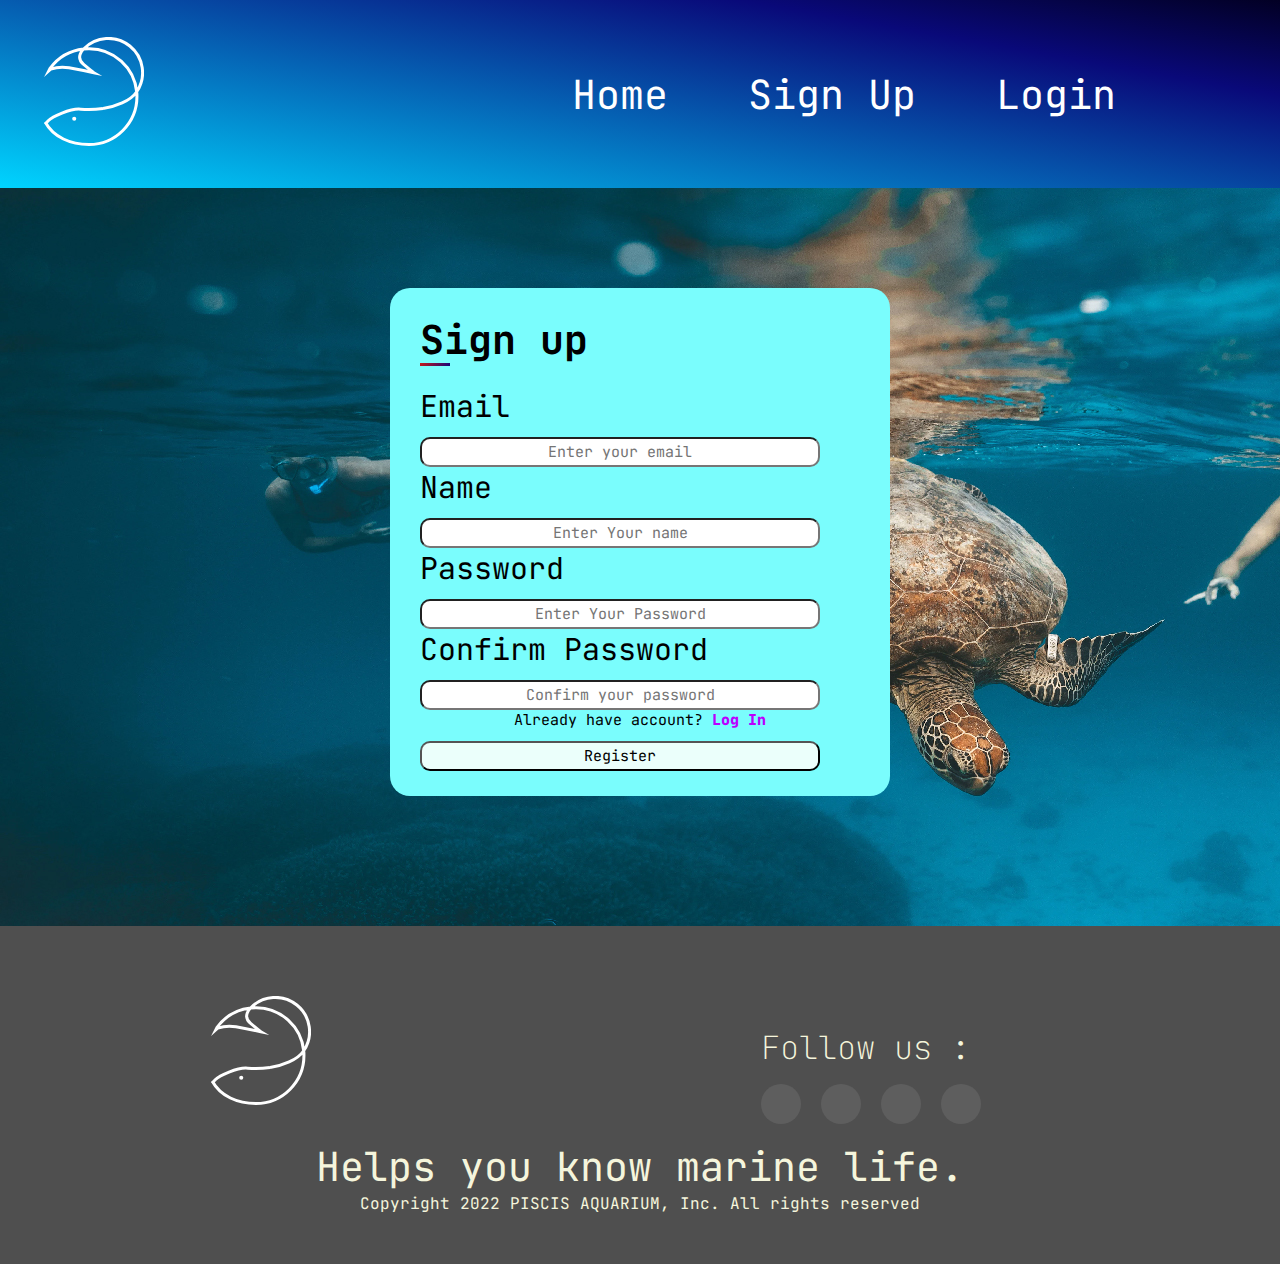
<file: signup.html>
<!DOCTYPE html>
<html lang="en">
<head>
    <meta charset="UTF-8">
    <meta http-equiv="X-UA-Compatible" content="IE=edge">
    <meta name="viewport" content="width=device-width, initial-scale=1.0">
    <link rel="stylesheet" href="./signup.css">
    <link href="https://fonts.googleapis.com/css2?family=JetBrains+Mono:wght@700&display=swap" rel="stylesheet">
    <link rel= "stylesheet" href="https://cdnjs.cloudflare.com/ajax/libs/font-awesome/6.1.1/css/all.min.css" integrity="sha512-KfkfwYDsLkIlwQp6LFnl8zNdLGxu9YAA1QvwINks4PhcElQSvqcyVLLD9aMhXd13uQjoXtEKNosOWaZqXgel0g==" crossorigin="anonymous" referrerpolicy="no-referrer"/>
    <title>sign up</title>
</head>
<header>
    <nav>
        <div class="logodiv">
            <a href="./index.html"><img class="logoimage" src="./assets/piscis logo.svg"></a>
        </div>
        <div class="navcontent">
            <ul>
                <li><a href="./index.html">Home</a></li>
                <li><a href="./signup.html">Sign Up</a></li>
                <li><a href="./login.html">Login</a></li>
            </ul>
        </div>
        <a href="#" class="hamburgerbutton">
            <span class="bar"></span>
            <span class="bar"></span>
            <span class="bar"></span>
        </a>
    </nav>
 
</header>
<body>
    <div class="containerOuter">
        <div class="form-container">
            <div class="title">Sign up</div>
            <form action="#">
                <div class="user-details">
                    <div class="inputbox">
                        <span class="detail">Email</span>
                        <input type="email" placeholder="Enter your email" required>
                    
                        <span class="detail">Name</span>
                        <input type="text" placeholder="Enter Your name" required>
                    
                        <span class="detail">Password</span>
                        <input type="password" placeholder="Enter Your Password" required>
                    
                        <div class="details">
                            <p>Confirm Password</p>
                        </div>
                        <input type="password" placeholder="Confirm your password" required>   
                    </div>
                    <div class="sc-log">
                        <span class="detail">
                            Already have account? <a href="./login.html">Log In</a>
                        </span>
                    </div>
                </div>
                <div class="button">
                    <input type="submit" value="Register">
                </div>
            </form>
        </div>
    </div>
</body>
<footer>
    <div class="mainfooter">
        <div class="row">
            <div class="isifooter">
                <img class="footerlogo" src="./assets/piscis logo.svg">
            </div>
        <div class="socialmedia-container">
            <h1>Follow us :</h1>
            <div class="socialmedia-links">
                <a href="#"><i class="fab fa-facebook-f"></i></a>
                <a href="#"><i class="fab fa-instagram"></i></a>
                <a href="#"><i class="fab fa-twitter"></i></a>
                <a href="#"><i class="fab fa-youtube"></i></a>
            </div>
        </div>
        <div class="endfooter">
            <div class="leftendfooter">
                <ul>Helps you know marine life.</ul>
                <li>Copyright 2022 PISCIS AQUARIUM, Inc. All rights reserved</li>
            </div>
        </div>
</footer>
</html>
</file>
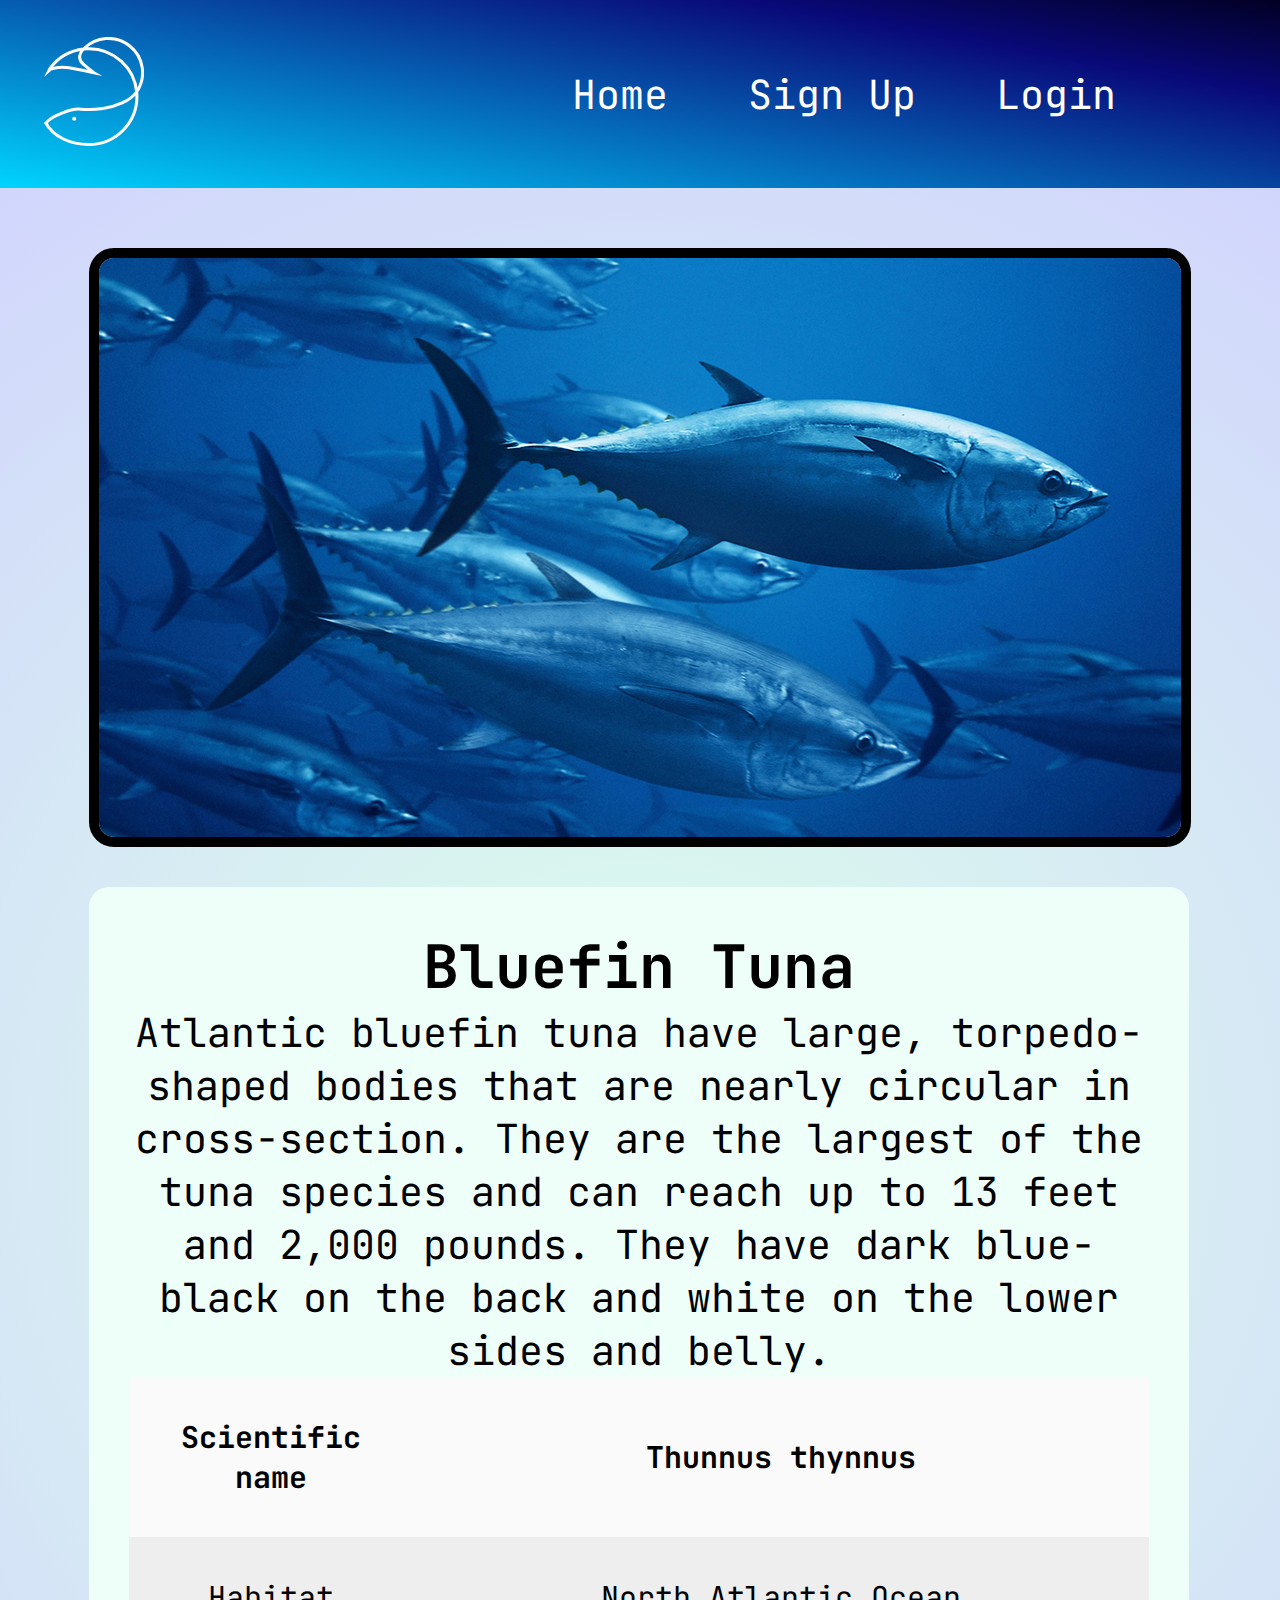
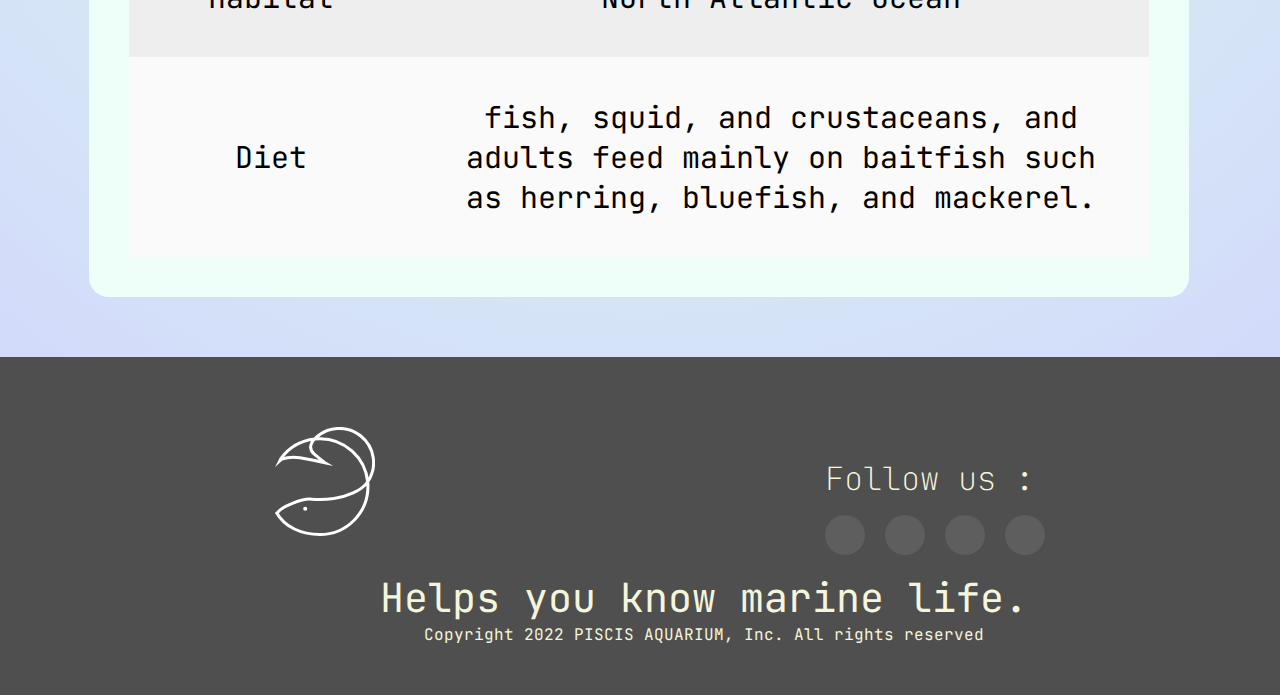
<file: tuna.html>
<!DOCTYPE html>
<html lang="en">
<head>
    <meta charset="UTF-8">
    <meta http-equiv="X-UA-Compatible" content="IE=edge">
    <meta name="viewport" content="width=device-width, initial-scale=1.0">
    <link href="https://fonts.googleapis.com/css2?family=JetBrains+Mono:wght@700&display=swap" rel="stylesheet">
    <link rel="stylesheet" href="Animal.css">
    <link rel= "stylesheet" href="https://cdnjs.cloudflare.com/ajax/libs/font-awesome/6.1.1/css/all.min.css" integrity="sha512-KfkfwYDsLkIlwQp6LFnl8zNdLGxu9YAA1QvwINks4PhcElQSvqcyVLLD9aMhXd13uQjoXtEKNosOWaZqXgel0g==" crossorigin="anonymous" referrerpolicy="no-referrer"/>
    <title>Piscis Aquarium: Tuna</title>
</head>
<header>
    <header>
        <nav>
            <div class="logodiv">
                <a href="./index.html"><img class="logoimage" src="./assets/piscis logo.svg"></a>
            </div>
            <div class="navcontent">
                <ul>
                    <li><a href="./index.html">Home</a></li>
                    <li><a href="./signup.html">Sign Up</a></li>
                    <li><a href="./login.html">Login</a></li>
                </ul>
            </div>
        </nav>
     
    </header>
</header>
<body>
    <div class="main-container">
        <div class="container">
            <div class="photo">
                <div class="photo-container">
                    <img src="./assets/Tuna2.jpg" alt="jpg">
                </div>
            </div>
            <div class="container-desc">
                <div class="container-text">
                    <div class="main">
                        <div>
                            <ul>Bluefin Tuna</ul>
                            <li>Atlantic bluefin tuna have large, torpedo-shaped bodies that are nearly circular in cross-section.
                                They are the largest of the tuna species and can reach up to 13 feet and 2,000 pounds.
                                They have dark blue-black on the back and white on the lower sides and belly.</li>
                        </div>
                    </div>
                    <div class="desc-tab">
                        <table>
                            <table>
 
                                <tr>
                                <th>Scientific name</th>
                                <th>Thunnus thynnus</th>
                                </tr>
                               
                                <tr>
                                <td>Habitat</td>
                                <td>North Atlantic Ocean</td>
                                </tr>

                                <tr>
                                    <td>Diet</td>
                                    <td>fish, squid, and crustaceans, and adults feed mainly on baitfish such as herring, bluefish, and mackerel.</td>
                                </tr>
                                
                                </table>
                            </tr>
                        </table>
                    </div>
                </div>
               
            </div>
        </div>
    </div>

</body>
<footer>
    <div class="mainfooter">
        <div class="row">
            <div class="isifooter">
                <img class="footerlogo" src="./assets/piscis logo.svg">
            </div>
        <div class="socialmedia-container">
            <h1>Follow us :</h1>
            <div class="socialmedia-links">
                <a href="#"><i class="fab fa-facebook-f"></i></a>
                <a href="#"><i class="fab fa-instagram"></i></a>
                <a href="#"><i class="fab fa-twitter"></i></a>
                <a href="#"><i class="fab fa-youtube"></i></a>
            </div>
        </div>
        <div class="endfooter">
            <div class="leftendfooter">
                <ul>Helps you know marine life.</ul>
                <li>Copyright 2022 PISCIS AQUARIUM, Inc. All rights reserved</li>
            </div>
        </div>
</footer>
</html>
</file>
<file: Homepage.css>
* {
    margin: 0;
    padding: 0;
    box-sizing: border-box;
    font-family: 'JetBrains Mono', monospace;
}

body{
    background: rgb(220,255,235);
    background: radial-gradient(circle, rgba(220,255,235,1) 0%, rgba(208,208,255,1) 100%);
}

nav{
    background: rgb(2,0,36);
    background: linear-gradient(190deg, rgba(2,0,36,1) 0%, rgba(9,9,121,1) 23%, rgba(0,212,255,1) 100%);   
    display: flex;
    justify-content: space-between;
    align-items: center;
    color: white;
    min-height: auto;
    padding: 0 24px;
    height: 188px;
    -webkit-backdrop-filter: blur(10px);
    backdrop-filter: blur;
}


.logoimage{
    width: 100px;
    margin: 20px 20px;
    right: 10px;
}

li{
    list-style: none;
}

a{
    text-decoration: none;
}

.text-body{
    display: flex;
    justify-content: center;
    align-items: center;
    height: 100%;
    font-size: 60px;
    padding: 5% 0% 5% ;
}


.navcontent ul{
    display: flex;
    justify-content: space-between;
    align-items: center;   
    margin: 100px;
    right: 100px;
    float: left;
}

.navcontent ul li a{
    position: relative;
    font-size: 40px;
    padding: 10px 40px;
    color: white;
    transition: all 0.3s ease;
    -webkit-transition: all 0.5s ease;
    -moz-transition: all 0.5s ease;
    -ms-transition: all 0.5s ease;
    -o-transition: all 0.5s ease;
}

.navcontent ul li a:hover{
    color:#ffe656;
    transition: all 0.5s ease;
    -webkit-transition: all 0.5s ease;
    -moz-transition: all 0.5s ease;
    -ms-transition: all 0.5s ease;
    -o-transition: all 0.5s ease;
}

.navcontent li a:after{
    display: block;
    content: "";
    position: absolute;
    width: 0%;
    height: 8px;
    background: #ffe656;
    bottom: 0;
    left: 0;
    transition: all 0.5s ease;
    -webkit-transition: all 0.5s ease;
    -moz-transition: all 0.5s ease;
    -ms-transition: all 0.5s ease;
    -o-transition: all 0.5s ease;
}

.navcontent li a:hover:after{
    width: 100%;
}


.card{
    display: flex;
    flex-direction: column;
    justify-content: center;
    align-items: center;
    height: 100%;
    padding: 3rem 0;
    padding-top: 0;
    padding-bottom: 0rem;
    padding-left: 0;
    padding-right: 0;
    
}

.card-Container{
    display: grid;
    grid-template-columns: 1fr 1fr 1fr 1fr;
    grid-template-rows: 1fr;
}

.categoryCard{
    margin: 40px 40px 100px 40px;
    height: 500px;
    width: 380px;
    border-radius: 4px;
    display: flex;
    flex-direction: column;
    justify-content: space-between;
    color: white;
    transition: 0.3s ease-in;
    text-decoration: none;
}
.categoryCard:hover{
    transform: scale(1.08);
}
#cardOne{
    background-image: linear-gradient(to bottom, rgb(0, 51, 190), rgba(0, 0, 0, 0.246)), url(./assets/salmon.jpg);
    background-repeat: no-repeat;
    background-size: cover;
}
#cardTwo{
    background-image: linear-gradient(to bottom, rgb(0, 51, 190), rgba(0, 0, 0, 0.246)),url(./assets/Crab.jpg);
    background-repeat: no-repeat;
    background-size: cover;
}
#cardThree{
    background-image: linear-gradient(to bottom, rgb(0, 51, 190), rgba(0, 0, 0, 0.246)),url(./assets/Dolphin.jpg);
    background-repeat: no-repeat;
    background-size: cover;
}
#cardFour{
    background-image: linear-gradient(to bottom, rgb(0, 51, 190), rgba(0, 0, 0, 0.246)),url(./assets/BlueWhale.jpg);
    background-repeat: no-repeat;
    background-size: cover;
}
#cardFive{
    background-image: linear-gradient(to bottom, rgb(0, 51, 190), rgba(0, 0, 0, 0.246)),url(./assets/Manta.jpg);
    background-repeat: no-repeat;
    background-size: cover;
}
#cardSix{
    background-image: linear-gradient(to bottom, rgb(0, 51, 190), rgba(0, 0, 0, 0.246)),url(./assets/Shark.jpg);
    background-repeat: no-repeat;
    background-size: cover;
}

#cardSeven{
    background-image: linear-gradient(to bottom, rgb(0, 51, 190), rgba(0, 0, 0, 0.246)),url(./assets/Tuna.jpg);
    background-repeat: no-repeat;
    background-size: cover;
}

#cardEight{
    background-image: linear-gradient(to bottom, rgb(0, 51, 190), rgba(0, 0, 0, 0.246)),url(./assets/Lion-fish.jpg);
    background-repeat: no-repeat;
    background-size: cover;
}



.categoryCard h2{
    text-decoration: none;
    align-self: center;
    padding-top: 380px;
}

.mainfooter{
    margin-top: 30px;
    background-color: #4f4f4f;
    display: flex;
    flex-wrap: wrap;
    justify-content: space-around;
    padding: 50px 0;
    height: auto;
}


.socialmedia-container{
    margin-right: 10%;
}

.socialmedia-container h1{
    font-weight: 100;
    margin-bottom: 15px;
}

.socialmedia-links a{
    display: inline-block;
    width: 40px;
    height: 40px;
    background-color: rgba(155, 155, 155, 0.2);
    margin: 0 10px 10px 0;
    text-align: center;
    line-height: 42px;
    border-radius: 50%;
    color: black;
    transition: all 0.4s ease;
    -webkit-border-radius: 50%;
    -moz-border-radius: 50%;
    -ms-border-radius: 50%;
    -o-border-radius: 50%;
    -webkit-transition: all 0.4s ease;
    -moz-transition: all 0.4s ease;
    -ms-transition: all 0.4s ease;
    -o-transition: all 0.4s ease;


}

.socialmedia-links a:hover{
    color: rgb(40, 40, 40);
    background-color: #ecff5c;
}

.footercontainer{

    height: auto;
    padding: 25px 0;
}

.row{

    display: flex;
    flex-wrap: wrap;
    justify-content: space-around;
    margin-left: 10%;
}

.footerlogo{
    width: 100px;
    margin-top: 20px;
}

.isifooter{
    width: 25%;
    padding: 0 2%;
}

.isifooter h4{
    margin-top:20px;
    margin-bottom: 30px;
    color: white;
    font-size:32px;
    font-weight: 500;
    position: relative;
}

.isifooter h4::before{
    content: '';
    position: absolute;
    left: 0;
    bottom: -10px;
    background-color: rgb(53, 52, 52);
    height: 2px;
    width: 80px;
    box-sizing: border-box;
}

.isifooter ul li:not(:last-child){
    margin-bottom: 10px;
}

.isifooter ul li a{
    color: #FFFFFF;
    font-size:20px;
    text-decoration: none;
    font-weight:100;
    display: block;
    transition: all 0.3s ease;
    -webkit-transition: all 0.3s ease;
    -moz-transition: all 0.3s ease;
    -ms-transition: all 0.3s ease;
    -o-transition: all 0.3s ease;
}

.isifooter ul li a:hover{
    color: #FFFFFF;
}

.footercontainer hr{
    margin: 50px 11% 0;
    border: 0.5px solid rgb(58, 58, 58);
}


    .isifooter{
        width: 50%;
        margin-bottom: 30px;
    }

    .topfooter{
        flex-direction: column;
    }

   .bottom-txt{
       text-align: center;
       display: flex;
   }

    .socialmedia-container{
        margin-top: 50px;
        margin-bottom: -10%;
        justify-items: left;
        color: beige;
    }

    .endfooter{
        color: beige;
    }
    .leftendfooter{
       text-align: center;
    }

    .leftendfooter ul{
        font-size: 40px;
     }
</file>
<file: Animal.css>
* {
    margin: 0;
    padding: 0;
    box-sizing: border-box;
    font-family: 'JetBrains Mono', monospace;
}

body{
    background: rgb(220,255,235);
    background: radial-gradient(circle, rgba(220,255,235,1) 0%, rgba(208,208,255,1) 100%);
    overflow-x: hidden;
}

nav{
    background: rgb(2,0,36);
    background: linear-gradient(190deg, rgba(2,0,36,1) 0%, rgba(9,9,121,1) 23%, rgba(0,212,255,1) 100%);   
    display: flex;
    justify-content: space-between;
    align-items: center;
    color: white;
    min-height: auto;
    padding: 0 24px;
    height: 188px;
    -webkit-backdrop-filter: blur(10px);
    backdrop-filter: blur;
}


.logoimage{
    width: 100px;
    margin: 20px 20px;
    right: 10px;
}

li{
    list-style: none;
}

a{
    text-decoration: none;
}

.navcontent ul{
    display: flex;
    justify-content: space-between;
    align-items: center;   
    margin: 100px;
    right: 100px;
    float: left;
}

.navcontent ul li a{
    position: relative;
    font-size: 40px;
    padding: 10px 40px;
    color: white;
    transition: all 0.5s ease;
    -webkit-transition: all 0.5s ease;
    -moz-transition: all 0.5s ease;
    -ms-transition: all 0.5s ease;
    -o-transition: all 0.5s ease;
}

.navcontent ul li a:hover{
    color:#ffe656;
    transition: all 0.5s ease;
    -webkit-transition: all 0.5s ease;
    -moz-transition: all 0.5s ease;
    -ms-transition: all 0.5s ease;
    -o-transition: all 0.5s ease;
}

.navcontent li a:after{
    display: block;
    content: "";
    position: absolute;
    width: 0%;
    height: 8px;
    background: #ffe656;
    bottom: 0;
    left: 0;
    transition: all 0.5s ease;
    -webkit-transition: all 0.5s ease;
    -moz-transition: all 0.5s ease;
    -ms-transition: all 0.5s ease;
    -o-transition: all 0.5s ease;
}

.navcontent li a:hover:after{
    width: 100%;
}


.main-container{
    display: flex;
    justify-content: center;
    margin: 60px;
    
}

.photo-container{
    display: flex;
    align-items: center;
}

.photo img{
    display: flex;
    border: 10px solid rgb(0, 0, 0);
    border-radius: 25px;
}


.main{
    display: flex;
    max-width: fit-content;
    text-align: center;
    font-size: 40px;
}

.main ul{
    font-size: 60px;
    font-weight: bolder;
}

.main li{
    font-size: 40px;
}

.desc{
    font-size: 40px;
    font-weight: bolder;
}
.container-desc{
    background-color: rgb(238, 255, 249);
    margin-top: 40px;
    padding: 40px;
    border-radius: 20px;
}
.desc-tab{
    justify-content: center;
    display: flex;
}

table{
    border-collapse: collapse;
    border-spacing: 0;
    border-radius: 50px;
    justify-content: center;
    display: flex;
    font-size: 30px;
    }

td , th{
    padding: 40px 40px;
    text-align: center;
       
    }

th{
    color: #000000;
    }
tr{
     background-color: #fafafa;
    }

tr:nth-child(even){
    background-color: #eeeeee;
    }

.main{
    display: flex;
    max-width: 1192px;
    text-align: center;
}

.main ul{
    font-size: 60px;
    font-weight: bolder;
    
}

.main li{
    font-size: 40px;
}

.desc{
    font-size: 40px;
    font-weight: bolder;
}
.container-desc{
    background-color: rgb(238, 255, 249);
    margin-top: 40px;
    padding: 40px;
    border-radius: 20px;
    max-width: 1100px;
}

.mainfooter{
    margin-top: 30px;
    background-color: #4f4f4f;
    display: flex;
    flex-wrap: wrap;
    justify-content: space-around;
    padding: 50px 0;
    height: auto;
}


.socialmedia-container{
    margin-right: 10%;
}

.socialmedia-container h1{
    font-weight: 100;
    margin-bottom: 15px;
}

.socialmedia-links a{
    display: inline-block;
    width: 40px;
    height: 40px;
    background-color: rgba(155, 155, 155, 0.2);
    margin: 0 10px 10px 0;
    text-align: center;
    line-height: 42px;
    border-radius: 50%;
    color: black;
    transition: all 0.4s ease;
    -webkit-border-radius: 50%;
    -moz-border-radius: 50%;
    -ms-border-radius: 50%;
    -o-border-radius: 50%;
    -webkit-transition: all 0.4s ease;
    -moz-transition: all 0.4s ease;
    -ms-transition: all 0.4s ease;
    -o-transition: all 0.4s ease;
}

.socialmedia-links a:hover{
    color: rgb(40, 40, 40);
    background-color: #ecff5c;
}

.footercontainer{

    height: auto;
    padding: 25px 0;
}

.row{

    display: flex;
    flex-wrap: wrap;
    justify-content: space-around;
    margin-left: 10%;
}

.footerlogo{
    width: 100px;
    margin-top: 20px;
}

.isifooter{
    width: 25%;
    padding: 0 2%;
}

.isifooter h4{
    margin-top:20px;
    margin-bottom: 30px;
    color: white;
    font-size:32px;
    font-weight: 500;
    position: relative;
}

.isifooter h4::before{
    content: '';
    position: absolute;
    left: 0;
    bottom: -10px;
    background-color: rgb(53, 52, 52);
    height: 2px;
    width: 80px;
    box-sizing: border-box;
}

.isifooter ul li:not(:last-child){
    margin-bottom: 10px;
}

.isifooter ul li a{
    color: #FFFFFF;
    font-size:20px;
    text-decoration: none;
    font-weight:100;
    display: block;
    transition: all 0.3s ease;
    -webkit-transition: all 0.3s ease;
    -moz-transition: all 0.3s ease;
    -ms-transition: all 0.3s ease;
    -o-transition: all 0.3s ease;
}

.isifooter ul li a:hover{
    color: #FFFFFF;
}

.footercontainer hr{
    margin: 50px 11% 0;
    border: 0.5px solid rgb(58, 58, 58);
}


    .isifooter{
        width: 50%;
        margin-bottom: 30px;
    }

    .topfooter{
        flex-direction: column;
    }

   .bottom-txt{
       text-align: center;
       display: flex;
   }

    .socialmedia-container{
        margin-top: 50px;
        margin-bottom: -10%;
        justify-items: left;
        color: beige;
    }

    .endfooter{
        color: beige;
    }
    .leftendfooter{
       text-align: center;
    }

    .leftendfooter ul{
        font-size: 40px;
     }

     .desc-tab{
        display:flex;
        justify-content: center;
        align-items: center;
        font-size: 20px;
       }

.desc-tab{
    display:inline-block;
    align-items: center;
    justify-content: center;
}
</file>
<file: signup.css>
* {
    margin: 0;
    padding: 0;
    box-sizing: border-box;
    font-family: 'JetBrains Mono', monospace;
}

body{
    background: rgb(220,255,235);
    background: radial-gradient(circle, rgba(220,255,235,1) 0%, rgba(208,208,255,1) 100%);
    justify-content: center;
    align-items: center;
    background-image: url(./assets/marine-life-swim-turtle.jpg);
}

nav{
    background: rgb(2,0,36);
    background: linear-gradient(190deg, rgba(2,0,36,1) 0%, rgba(9,9,121,1) 23%, rgba(0,212,255,1) 100%);   
    display: flex;
    justify-content: space-between;
    align-items: center;
    color: white;
    min-height: auto;
    padding: 0 24px;
    height: 188px;
    -webkit-backdrop-filter: blur(10px);
    backdrop-filter: blur;
}


.logoimage{
    width: 100px;
    margin: 20px 20px;
    right: 10px;
}

li{
    list-style: none;
}

a{
    text-decoration: none;
}

.navcontent ul{
    display: flex;
    justify-content: space-between;
    align-items: center;   
    margin: 100px;
    right: 100px;
    float: left;
}

.navcontent ul li a{
    position: relative;
    font-size: 40px;
    padding: 10px 40px;
    color: white;
    transition: all 0.3s ease;
    -webkit-transition: all 0.3s ease;
    -moz-transition: all 0.3s ease;
    -ms-transition: all 0.3s ease;
    -o-transition: all 0.3s ease;
}

.navcontent ul li a:hover{
    color:#ffe656;
    transition: all 0.3s ease;
    -webkit-transition: all 0.5s ease;
    -moz-transition: all 0.5s ease;
    -ms-transition: all 0.5s ease;
    -o-transition: all 0.5s ease;
}

.navcontent li a:after{
    display: block;
    content: "";
    position: absolute;
    width: 0%;
    height: 8px;
    background: #ffe656;
    bottom: 0;
    left: 0;
    transition: all 0.1s ease;
    -webkit-transition: all 0.5s ease;
    -moz-transition: all 0.5s ease;
    -ms-transition: all 0.5s ease;
    -o-transition: all 0.5s ease;
}

.navcontent li a:hover:after{
    width: 100%;
}


.dropdowncontent{  
    margin-top: 10px;
    display: none;
    position: absolute;
    min-width: 100px;
    z-index: 1;
    background-color: white;
    transition: all 0.3s ease;
    -webkit-transition: all 0.3s ease;
    -moz-transition: all 0.3s ease;
    -ms-transition: all 0.3s ease;
    -o-transition: all 0.3s ease;
}

.dropdowncontent a{
    padding: 20px;
    transition: all 0.3s ease;
    -webkit-transition: all 0.3s ease;
    -moz-transition: all 0.3s ease;
    -ms-transition: all 0.3s ease;
    -o-transition: all 0.3s ease;
}

.dropdown:hover .dropdowncontent{
    display: flex;
    flex-direction: column;
    transition: all 0.3s ease;
    -webkit-transition: all 0.3s ease;
    -moz-transition: all 0.3s ease;
    -ms-transition: all 0.3s ease;
    -o-transition: all 0.3s ease;
}

.hamburgerbutton{
    display: none;
}

.bar{
    display: block;
    width: 25px;
    height: 3px;
    margin: 5px auto;
    background-color: white;
    transition: all 0.3s ease-in-out;
    -webkit-transition: all 0.3s ease-in-out;
    -moz-transition: all 0.3s ease-in-out;
    -ms-transition: all 0.3s ease-in-out;
    -o-transition: all 0.3s ease-in-out;
}

.containerOuter{
    display: flex;
    justify-content: center;
}
.form-container{
    width: 500px;
    height: auto;
    align-items: center;
    background-color: rgb(122, 253, 253);
    padding: 25px 30px;
    border-radius: 20px;
    font-size: 30px;
    align-items: center;
    margin: 100px;
    
}

.details p{
    margin-right: -90px;
}
.form-container .title{
    font-size: 40px;
    font-weight: bold;
    margin-bottom: 20px;
    position: relative;
}

.form-container .title::before{
    content: '';
    position: absolute;
    left: 0;
    bottom: 0;
    width: 30px;
    height: 3px;
    background: linear-gradient(125deg,rgb(199, 25, 25), rgba(22, 2, 120, 0.994))
}


form .user-details .inputbox{
    width: calc(100% / 2 - 20px);
    justify-content: space-between;
}

.inputbox4{
    width: fit-content;
}


.footercontent{
    width: auto;
    color: beige;
    font-size: xx-large;
}

.footercontent ul{
    text-align: left;
}

.footercontent li{
    text-align: left;
    top: 40px;
    font-size: 20px;
}

.logofooter{
    width: 80px;
    align-items:flex-end;
}

.footersoc{
    color: #f5f5dc;
    align-items: center;
    width: 100px;
}

input{
    text-align: center;
    font-size: 15px;
    width: 400px;
    height: 30px;
    border-radius: 10px;

}
.button input{
    background-color:rgb(235, 255, 251) ;
    cursor:pointer;
    transition: 0.5s;
}

.button input:hover{
    background-color:rgb(153, 255, 238) ;
    cursor:pointer;
}

.mainfooter{
    margin-top: 30px;
    background-color: #4f4f4f;
    display: flex;
    flex-wrap: wrap;
    justify-content: space-around;
    padding: 50px 0;
    height: auto;
}


.socialmedia-container{
    margin-right: 10%;
}

.socialmedia-container h1{
    font-weight: 100;
    margin-bottom: 15px;
}

.socialmedia-links a{
    display: inline-block;
    width: 40px;
    height: 40px;
    background-color: rgba(155, 155, 155, 0.2);
    margin: 0 10px 10px 0;
    text-align: center;
    line-height: 42px;
    border-radius: 50%;
    color: black;
    transition: all 0.4s ease;
    -webkit-border-radius: 50%;
    -moz-border-radius: 50%;
    -ms-border-radius: 50%;
    -o-border-radius: 50%;
    -webkit-transition: all 0.4s ease;
    -moz-transition: all 0.4s ease;
    -ms-transition: all 0.4s ease;
    -o-transition: all 0.4s ease;
}

.socialmedia-links a:hover{
    color: rgb(40, 40, 40);
    background-color: #ecff5c;
}

.footercontainer{

    height: auto;
    padding: 25px 0;
}

.row{

    display: flex;
    flex-wrap: wrap;
    justify-content: space-around;
}

.footerlogo{
    width: 100px;
    margin-top: 20px;
}

.isifooter{
    width: 25%;
    padding: 0 2%;
}

.isifooter h4{
    margin-top:20px;
    margin-bottom: 30px;
    color: white;
    font-size:32px;
    font-weight: 500;
    position: relative;
}

.isifooter h4::before{
    content: '';
    position: absolute;
    left: 0;
    bottom: -10px;
    background-color: rgb(53, 52, 52);
    height: 2px;
    width: 80px;
    box-sizing: border-box;
}

.isifooter ul li:not(:last-child){
    margin-bottom: 10px;
}

.isifooter ul li a{
    color: #FFFFFF;
    font-size:20px;
    text-decoration: none;
    font-weight:100;
    display: block;
    transition: all 0.3s ease;
    -webkit-transition: all 0.3s ease;
    -moz-transition: all 0.3s ease;
    -ms-transition: all 0.3s ease;
    -o-transition: all 0.3s ease;
}

.isifooter ul li a:hover{
    color: #FFFFFF;
}

.footercontainer hr{
    margin: 50px 11% 0;
    border: 0.5px solid rgb(58, 58, 58);
}

 .isifooter{
    width: 50%;
    margin-bottom: 30px;
}

.topfooter{
        flex-direction: column;
}

.bottom-txt{
    text-align: center;
    display: flex;
}

.socialmedia-container{
    margin-top: 50px;
    margin-bottom: -10%;
    justify-items: left;
    color: beige;
}

.endfooter{
    color: beige;
}

.leftendfooter{
    text-align: center;
}

.leftendfooter ul{
    font-size: 40px;
 }

.sc-log{
    font-size: 15px;
    text-align: center;
}

.sc-log a{
    font-size: 15px;
    text-align: center;
    color: rgb(187, 0, 255);
    font-weight: 900;
}
</file>
